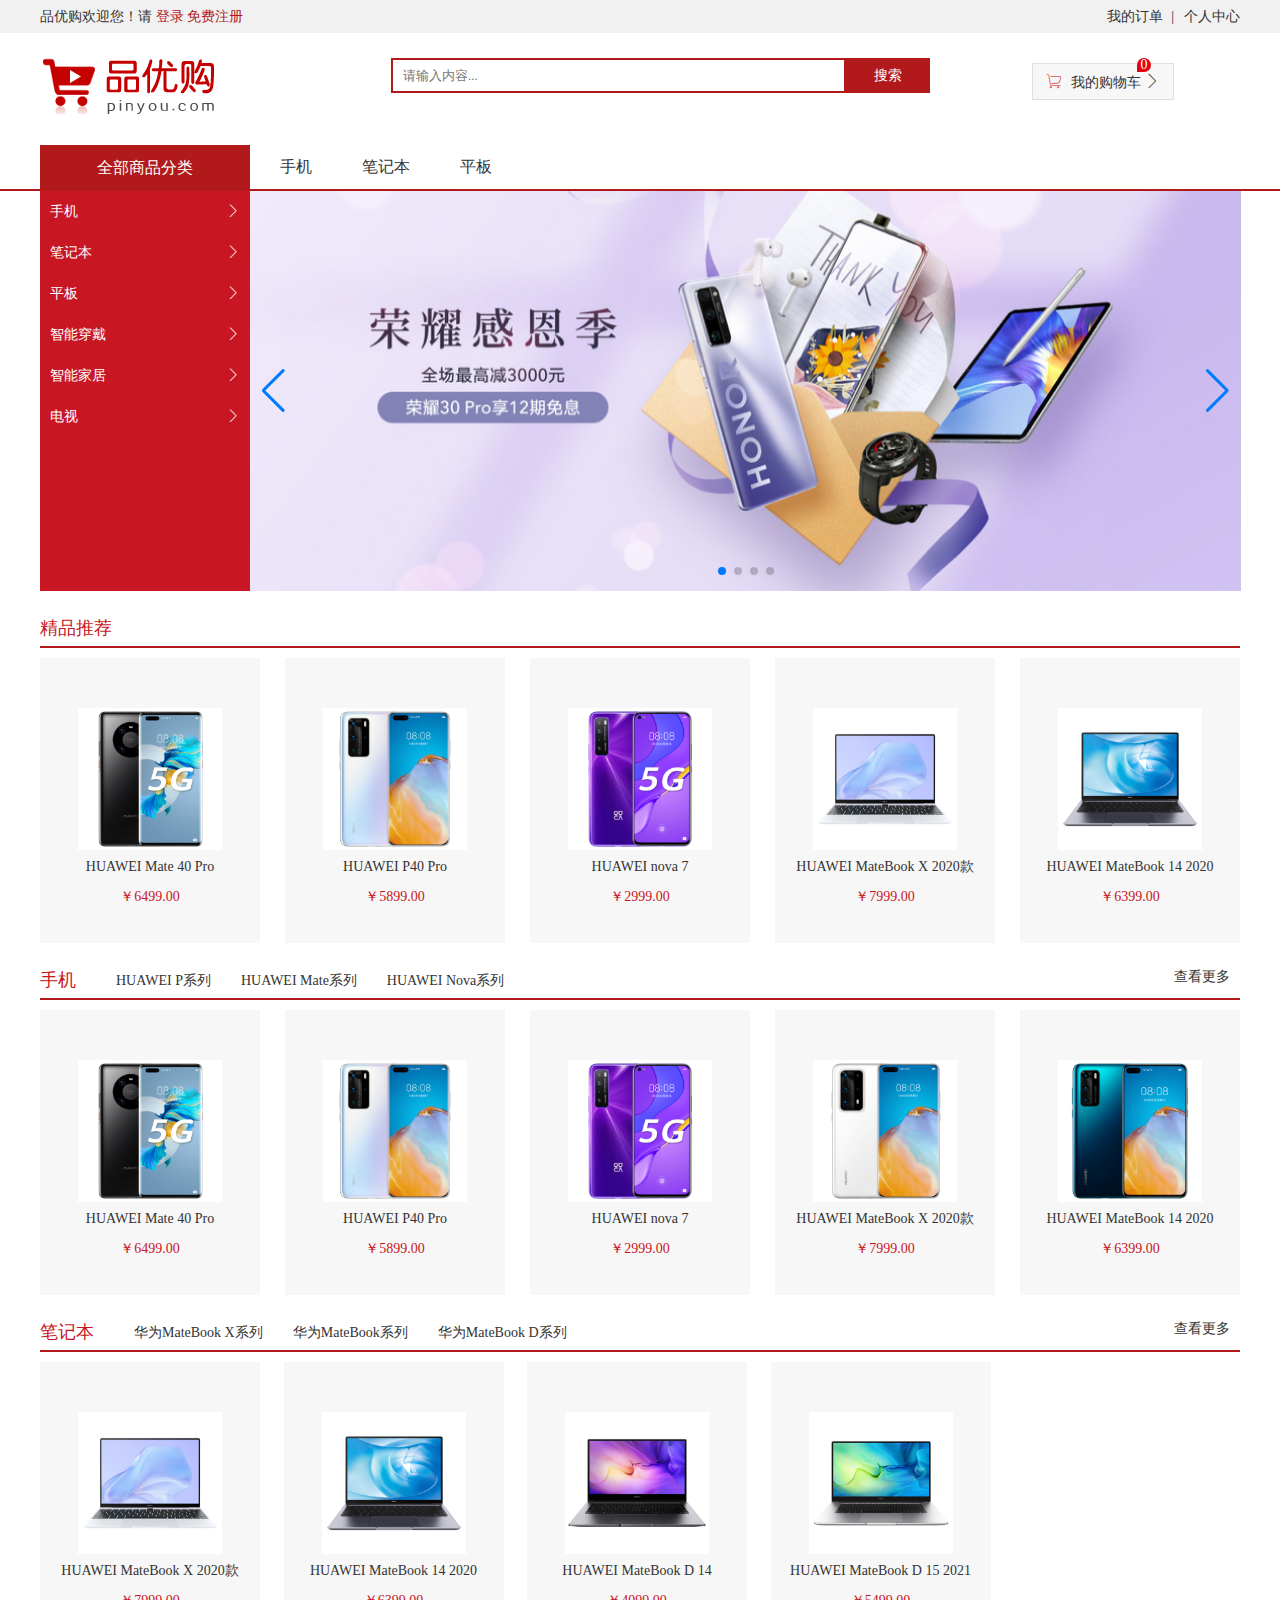
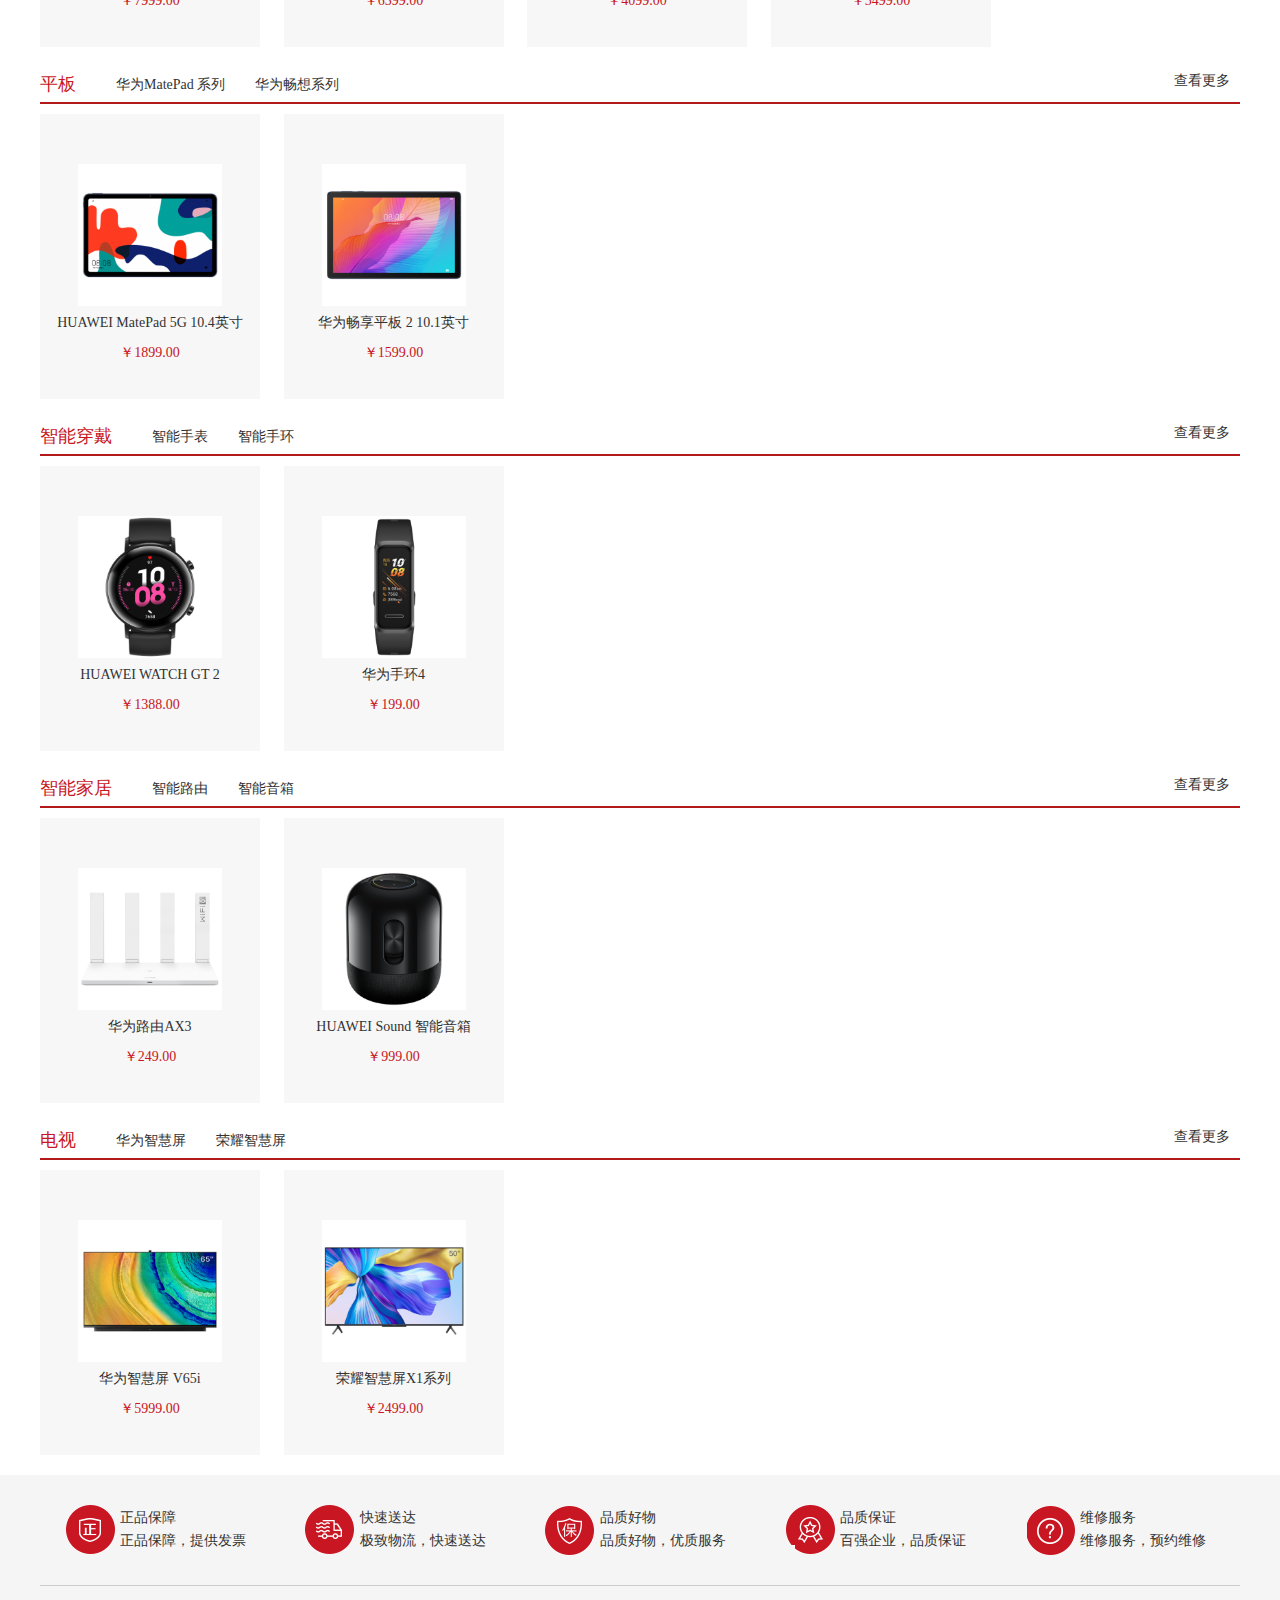
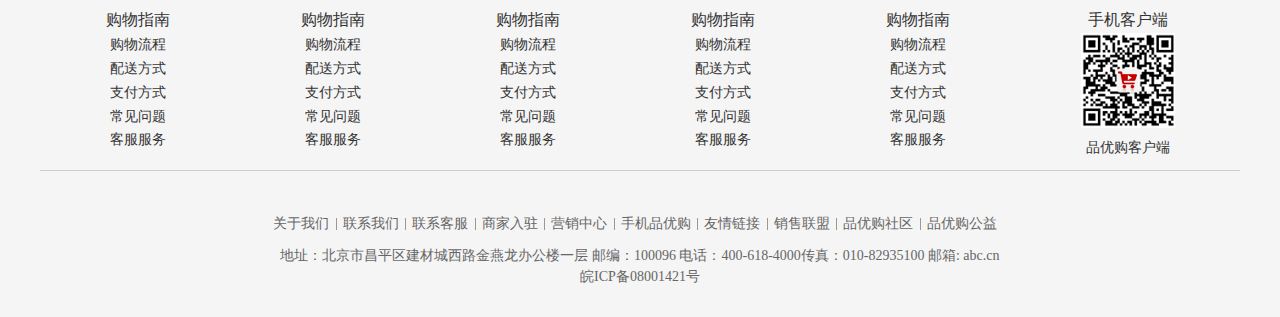
<file: index.html>
<!DOCTYPE html>
<html lang="en">

<head>
  <meta charset="UTF-8">
  <meta name="viewport" content="width=device-width, initial-scale=1.0">
  <meta name="keywords" content="网上购物,网上商城,手机,笔记本,电脑,MP3,CD,VCD,DV,相机,数码,配件,手表,存储卡,品优购">
  <meta name="description" content="品优购-专业的综合网上购物商城">
  <meta http-equiv="X-UA-Compatible" content="IE=edge,chrome=1" />
  <meta name="renderer" content="webkit" />
  <title>品优购-综合网购首选-正品低价、品质保障、配送及时、轻松购物！</title>
  <link rel="shortcut icon" href="./images/favicon.ico" type="image/x-icon">
  <link rel="stylesheet" href="./style/reset.css">
  <link rel="stylesheet" href="./style/common.css">
  <link rel="stylesheet" href="./style/swiper.css">
  <link rel="stylesheet" href="./style/index.css">
  <link rel="stylesheet" href="./style/iconfont.css">
</head>

<body>
  <!-- 头部 -->
  <header>
    <!-- 快捷导航栏 -->
    <div class="shortcut">
      <div class="shortcut-content center">
        <div class="shortcut-left fl">
          <div class="welcome">品优购欢迎您！请
            <a href="./pages/login.html">登录</a>
            <a href="./pages/reqister.html">免费注册</a>
          </div>
        </div>
        <div class="shortcut-right fr">
          <ul>
            <li>
              <a href="./pages/order.html">我的订单</a>
              <span>|</span>
            </li>
            <li>
              <a href="./pages/login.html">个人中心</a>
            </li>
          </ul>
        </div>
      </div>
    </div>
    <!-- Logo区 -->
    <div class="logo-area center">
      <!--  -->
      <h1 class="fl">
        <a href="index.html">
          <img src="./images/logo.png" alt="logo">
        </a>
      </h1>
      <!-- 搜索 -->
      <div class="search fl">
        <input type="text" placeholder="请输入内容...">
        <button>搜索</button>
      </div>
      <!-- 购物车 -->
      <div class="cart fr">
        <a href="./pages/cart.html">
          <i class="iconfont icon-gouwuche"></i>
          我的购物车
          <span>0</span><!-- 徽章 -->
          <i class="iconfont icon-xiangyoujiantou"> </i>
        </a>
        
      </div>
    </div>
    <div class="nav-banner">
      <!-- 主导航栏 -->
      <nav>
        <div class="nav-content center">
          <div class="nav-classic fl">
            <div class="nav-title">全部商品分类</div>
            <ul class="nav-classic-list">
              <li>
                <div class="classic-name">手机<span class="iconfont icon-xiangyoujiantou icon"></span></div>
                <ul class="nav-classic-item">
                  <li>
                    <a href="./pages/series.html">
                      <img src="./images/手机1.png" alt="商品">
                      <span class="goods-name">HUAWEI&nbsp;P系列</span>
                    </a>
                  </li>
                  <li>
                    <a href="./pages/series.html">
                      <img src="./images/手机2.png" alt="商品">
                      <span class="goods-name">HUAWEI&nbsp;Mate系列</span>
                    </a>
                  </li>
                  <li>
                    <a href="./pages/series.html">
                      <img src="./images/手机3.png" alt="商品">
                      <span class="goods-name">HUAWEI&nbsp;Nova系列</span>
                    </a>
                  </li>
                </ul>
              </li>
              <li>
                <div class="classic-name">笔记本<span class="iconfont icon-xiangyoujiantou"></span></div>
                <ul class="nav-classic-item">
                  <li>
                    <a href="./pages/series.html">
                      <img src="./images/笔记本1.png" alt="商品">
                      <span class="goods-name">华为MateBoox&nbsp;X系列</span>
                    </a>
                  </li>
                  <li>
                    <a href="./pages/series.html">
                      <img src="./images/笔记本2.png" alt="商品">
                      <span class="goods-name">华为MateBoox&nbsp;系列</span>
                    </a>
                  </li>
                  <li>
                    <a href="./pages/series.html">
                      <img src="./images/笔记本3.png" alt="商品">
                      <span class="goods-name">华为MateBoox&nbsp;D系列</span>
                    </a>
                  </li>
                </ul>
              </li>
              <li>
                <div class="classic-name">平板<span class="iconfont icon-xiangyoujiantou"></span></div>
                <ul class="nav-classic-item">
                  <li>
                    <a href="./pages/series.html">
                      <img src="./images/平板1.png" alt="商品">
                      <span class="goods-name">华为MatePad&nbsp;系列</span>
                    </a>
                  </li>
                  <li>
                    <a href="./pages/series.html">
                      <img src="./images/平板2.png" alt="商品">
                      <span class="goods-name">华为畅享系列</span>
                    </a>
                  </li>
                </ul>
              </li>
              <li>
                <div class="classic-name">智能穿戴<span class="iconfont icon-xiangyoujiantou"></span></div>
                <ul class="nav-classic-item">
                  <li>
                    <a href="./pages/series.html">
                      <img src="./images/智能穿戴1.png" alt="商品">
                      <span class="goods-name">智能手表</span>
                    </a>
                  </li>
                  <li>
                    <a href="./pages/series.html">
                      <img src="./images/智能穿戴2.png" alt="商品">
                      <span class="goods-name">智能手环</span>
                    </a>
                  </li>
                </ul>
              </li>
              <li>
                <div class="classic-name">智能家居<span class="iconfont icon-xiangyoujiantou"></span></div>
                <ul class="nav-classic-item">
                  <li>
                    <a href="./pages/series.html">
                      <img src="./images/智能家居1.png" alt="商品">
                      <span class="goods-name">智能路由</span>
                    </a>
                  </li>
                  <li>
                    <a href="./pages/series.html">
                      <img src="./images/智能家居2.png" alt="商品">
                      <span class="goods-name">智能音箱</span>
                    </a>
                  </li>
                </ul>
              </li>
              <li>
                <div class="classic-name">电视<span class="iconfont icon-xiangyoujiantou"></span></div>
                <ul class="nav-classic-item">
                  <li>
                    <a href="./pages/series.html">
                      <img src="./images/电视1.png" alt="商品">
                      <span class="goods-name">华为智能屏</span>
                    </a>
                  </li>
                  <li>
                    <a href="./pages/series.html">
                      <img src="./images/电视2.png" alt="商品">
                      <span class="goods-name">荣耀智能屏</span>
                    </a>
                  </li>
                </ul>
              </li>
            </ul>
          </div>
          <ul class="nav-main fl">
            <li>
              <a href="./pages/classify/phone.html">手机</a>
            </li>
            <li>
              <a href="./pages/classify/notebook.html">笔记本</a>
            </li>
            <li>
              <a href="./pages/classify/ipad.html">平板</a>
            </li>
          </ul>
        </div>
      </nav>
      <!-- banner -->
      <div class="banner center">
        <!-- 组图 -->
        <div class="swiper">
          <div class="swiper-wrapper">
            <div class="swiper-slide">
              <a href="#">
                <img src="./images/banner1.jpeg" alt="banner">
              </a>
            </div>
            <div class="swiper-slide">
              <a href="#">
                <img src="./images/banner2.png" alt="banner">
              </a>
            </div>
            <div class="swiper-slide">
              <a href="#">
                <img src="./images/banner3.jpeg" alt="banner">
              </a>
            </div>
            <div class="swiper-slide">
              <a href="#">
                <img src="./images/banner4.jpeg" alt="banner">
              </a>
            </div>

          </div>
          <!-- 分页器（计数器） -->
          <div class="swiper-pagination"></div>
          <!-- 导航按钮（控制器） -->
          <div class="swiper-button-prev"></div>
          <div class="swiper-button-next"></div>
        </div>
      </div>
    </div>
  </header>

  <!-- 主题 -->
  <main>
    <!-- 精品推荐 -->
    <div class="product center">
      <!-- 产品标题 -->
      <div class="product-title">
        <div class="title fl">精品推荐</div>
      </div>
      <!-- 产品清单 -->
      <ul class="product-list">
        <li class="product-item">
          <a href="./pages/details.html">
            <img src="./images/P-手机1.png" alt="商品">
            <div class="pro-name">HUAWEI Mate 40 Pro</div>
            <div class="pro-price">￥6499.00</div>
          </a>
        </li>
        <li class="product-item">
          <a href="./pages/details.html">
            <img src="./images/P-手机2.png" alt="商品">
            <div class="pro-name">HUAWEI P40 Pro</div>
            <div class="pro-price">￥5899.00</div>
          </a>
        </li>
        <li class="product-item">
          <a href="./pages/details.html">
            <img src="./images/P-手机3.png" alt="商品">
            <div class="pro-name">HUAWEI nova 7</div>
            <div class="pro-price">￥2999.00</div>
          </a>
        </li>
        <li class="product-item">
          <a href="./pages/details.html">
            <img src="./images/P-笔记本1.png" alt="商品">
            <div class="pro-name">HUAWEI MateBook X 2020款</div>
            <div class="pro-price">￥7999.00</div>
          </a>
        </li>
        <li class="product-item">
          <a href="./pages/details.html">
            <img src="./images/P-笔记本2.png" alt="商品">
            <div class="pro-name">HUAWEI MateBook 14 2020</div>
            <div class="pro-price">￥6399.00</div>
          </a>
        </li>
      </ul>
    </div>
    <!-- 手机 -->
    <div class="product center">
      <!-- 产品标题 -->
      <div class="product-title">
        <div class="title fl">手机</div>
        <ul class="pro-classic fl">
          <li><a href="./pages/details.html">HUAWEI P系列</a></li>
          <li><a href="./pages/details.html">HUAWEI Mate系列</a></li>
          <li><a href="./pages/details.html">HUAWEI Nova系列</a></li>
        </ul>
        <div class="more fr">
          <a href="#">查看更多</a>
        </div>
      </div>
      <!-- 产品清单 -->
      <ul class="product-list">
        <li class="product-item">
          <a href="./pages/details.html">
            <img src="./images/P-手机1.png" alt="商品">
            <div class="pro-name">HUAWEI Mate 40 Pro</div>
            <div class="pro-price">￥6499.00</div>
          </a>
        </li>
        <li class="product-item">
          <a href="./pages/details.html">
            <img src="./images/P-手机2.png" alt="商品">
            <div class="pro-name">HUAWEI P40 Pro</div>
            <div class="pro-price">￥5899.00</div>
          </a>
        </li>
        <li class="product-item">
          <a href="./pages/details.html">
            <img src="./images/P-手机3.png" alt="商品">
            <div class="pro-name">HUAWEI nova 7</div>
            <div class="pro-price">￥2999.00</div>
          </a>
        </li>
        <li class="product-item">
          <a href="./pages/details.html">
            <img src="./images/P-手机4.png" alt="商品">
            <div class="pro-name">HUAWEI MateBook X 2020款</div>
            <div class="pro-price">￥7999.00</div>
          </a>
        </li>
        <li class="product-item">
          <a href="./pages/details.html">
            <img src="./images/P-手机5.png" alt="商品">
            <div class="pro-name">HUAWEI MateBook 14 2020</div>
            <div class="pro-price">￥6399.00</div>
          </a>
        </li>
      </ul>
    </div>
    <!-- 笔记本 -->
    <div class="product center">
      <!-- 产品标题 -->
      <div class="product-title">
        <div class="title fl">笔记本</div>
        <ul class="pro-classic fl">
          <li><a href="./pages/details.html">华为MateBook X系列</a></li>
          <li><a href="./pages/details.html">华为MateBook系列</a></li>
          <li><a href="./pages/details.html">华为MateBook D系列</a></li>
        </ul>
        <div class="more fr">
          <a href="#">查看更多</a>
        </div>
      </div>
      <!-- 产品清单 -->
      <ul class="product-list1">
        <li class="product-item">
          <a href="./pages/details.html">
            <img src="./images/P-笔记本1.png" alt="商品">
            <div class="pro-name">HUAWEI MateBook X 2020款</div>
            <div class="pro-price">￥7999.00</div>
          </a>
        </li>
        <li class="product-item">
          <a href="./pages/details.html">
            <img src="./images/P-笔记本2.png" alt="商品">
            <div class="pro-name">HUAWEI MateBook 14 2020</div>
            <div class="pro-price">￥6399.00</div>
          </a>
        </li>
        <li class="product-item">
          <a href="./pages/details.html">
            <img src="./images/P-笔记本3.png" alt="商品">
            <div class="pro-name">HUAWEI MateBook D 14</div>
            <div class="pro-price">￥4099.00</div>
          </a>
        </li>
        <li class="product-item">
          <a href="./pages/details.html">
            <img src="./images/P-笔记本4.png" alt="商品">
            <div class="pro-name">HUAWEI MateBook D 15 2021</div>
            <div class="pro-price">￥5499.00</div>
          </a>
        </li>
      </ul>
    </div>
    <!-- 平板 -->
    <div class="product center">
      <!-- 产品标题 -->
      <div class="product-title">
        <div class="title fl">平板</div>
        <ul class="pro-classic fl">
          <li><a href="./pages/details.html">华为MatePad 系列</a></li>
          <li><a href="./pages/details.html">华为畅想系列</a></li>
        </ul>
        <div class="more fr">
          <a href="#">查看更多</a>
        </div>
      </div>
      <!-- 产品清单 -->
      <ul class="product-list1">
        <li class="product-item">
          <a href="./pages/details.html">
            <img src="./images/P-平板1.png" alt="商品">
            <div class="pro-name">HUAWEI MatePad 5G 10.4英寸</div>
            <div class="pro-price">￥1899.00</div>
          </a>
        </li>
        <li class="product-item">
          <a href="./pages/details.html">
            <img src="./images/P-平板2.png" alt="商品">
            <div class="pro-name">华为畅享平板 2 10.1英寸</div>
            <div class="pro-price">￥1599.00</div>
          </a>
        </li>
      </ul>
    </div>
    <!-- 智能穿戴 -->
    <div class="product center">
      <!-- 产品标题 -->
      <div class="product-title">
        <div class="title fl">智能穿戴</div>
        <ul class="pro-classic fl">
          <li><a href="./pages/details.html">智能手表</a></li>
          <li><a href="./pages/details.html">智能手环</a></li>
        </ul>
        <div class="more fr">
          <a href="#">查看更多</a>
        </div>
      </div>
      <!-- 产品清单 -->
      <ul class="product-list1">
        <li class="product-item">
          <a href="./pages/details.html">
            <img src="./images/P-智能穿戴1.png" alt="商品">
            <div class="pro-name">HUAWEI WATCH GT 2</div>
            <div class="pro-price">￥1388.00</div>
          </a>
        </li>
        <li class="product-item">
          <a href="./pages/details.html">
            <img src="./images/P-智能穿戴2.png" alt="商品">
            <div class="pro-name">华为手环4</div>
            <div class="pro-price">￥199.00</div>
          </a>
        </li>
      </ul>
    </div>
    <!-- 智能家居 -->
    <div class="product center">
      <!-- 产品标题 -->
      <div class="product-title">
        <div class="title fl">智能家居</div>
        <ul class="pro-classic fl">
          <li><a href="./pages/details.html">智能路由</a></li>
          <li><a href="./pages/details.html">智能音箱</a></li>
        </ul>
        <div class="more fr">
          <a href="#">查看更多</a>
        </div>
      </div>
      <!-- 产品清单 -->
      <ul class="product-list1">
        <li class="product-item">
          <a href="./pages/details.html">
            <img src="./images/P-智能家居1.png" alt="商品">
            <div class="pro-name">华为路由AX3</div>
            <div class="pro-price">￥249.00</div>
          </a>
        </li>
        <li class="product-item">
          <a href="./pages/details.html">
            <img src="./images/P-智能家居2.png" alt="商品">
            <div class="pro-name">HUAWEI Sound 智能音箱</div>
            <div class="pro-price">￥999.00</div>
          </a>
        </li>
      </ul>
    </div>
    <!-- 电视 -->
    <div class="product center">
      <!-- 产品标题 -->
      <div class="product-title">
        <div class="title fl">电视</div>
        <ul class="pro-classic fl">
          <li><a href="#">华为智慧屏</a></li>
          <li><a href="#">荣耀智慧屏</a></li>
        </ul>
        <div class="more fr">
          <a href="#">查看更多</a>
        </div>
      </div>
      <!-- 产品清单 -->
      <ul class="product-list1">
        <li class="product-item">
          <a href="./pages/details.html">
            <img src="./images/P-电视1.png" alt="商品">
            <div class="pro-name">华为智慧屏 V65i</div>
            <div class="pro-price">￥5999.00</div>
          </a>
        </li>
        <li class="product-item">
          <a href="./pages/details.html">
            <img src="./images/P-电视2.png" alt="商品">
            <div class="pro-name">荣耀智慧屏X1系列</div>
            <div class="pro-price">￥2499.00</div>
          </a>
        </li>
      </ul>
    </div>
  </main>
  <!-- 尾部 -->
  <footer>
    <div class="footer center">
      <!-- 提供服务 -->
      <ul class="service center">
        <li>
          <div class="service-img"></div>
          <div class="service-title">正品保障</div>
          <div class="service-content">正品保障，提供发票</div>
        </li>
        <li>
          <div class="service-img"></div>
          <div class="service-title">快速送达</div>
          <div class="service-content">极致物流，快速送达</div>
        </li>
        <li>
          <div class="service-img"></div>
          <div class="service-title">品质好物</div>
          <div class="service-content">品质好物，优质服务</div>
        </li>
        <li>
          <div class="service-img"></div>
          <div class="service-title">品质保证</div>
          <div class="service-content">百强企业，品质保证</div>
        </li>
        <li>
          <div class="service-img"></div>
          <div class="service-title">维修服务</div>
          <div class="service-content">维修服务，预约维修</div>
        </li>
      </ul>
      <!-- 指南 -->
      <div class="help center">
        <dl>
          <dt>购物指南</dt>
          <dd><a href="#">购物流程</a></dd>
          <dd><a href="#">配送方式</a></dd>
          <dd><a href="#">支付方式</a></dd>
          <dd><a href="#">常见问题</a></dd>
          <dd><a href="#">客服服务</a></dd>
        </dl>
        <dl>
          <dt>购物指南</dt>
          <dd><a href="#">购物流程</a></dd>
          <dd><a href="#">配送方式</a></dd>
          <dd><a href="#">支付方式</a></dd>
          <dd><a href="#">常见问题</a></dd>
          <dd><a href="#">客服服务</a></dd>
        </dl>
        <dl>
          <dt>购物指南</dt>
          <dd><a href="#">购物流程</a></dd>
          <dd><a href="#">配送方式</a></dd>
          <dd><a href="#">支付方式</a></dd>
          <dd><a href="#">常见问题</a></dd>
          <dd><a href="#">客服服务</a></dd>
        </dl>
        <dl>
          <dt>购物指南</dt>
          <dd><a href="#">购物流程</a></dd>
          <dd><a href="#">配送方式</a></dd>
          <dd><a href="#">支付方式</a></dd>
          <dd><a href="#">常见问题</a></dd>
          <dd><a href="#">客服服务</a></dd>
        </dl>
        <dl>
          <dt>购物指南</dt>
          <dd><a href="#">购物流程</a></dd>
          <dd><a href="#">配送方式</a></dd>
          <dd><a href="#">支付方式</a></dd>
          <dd><a href="#">常见问题</a></dd>
          <dd><a href="#">客服服务</a></dd>
        </dl>
        <dl id="Client">
          <dt>手机客户端</dt>
          <dd>
            <img src="./images/二维码.png" alt="">
          </dd>
          <dd>品优购客户端</dd>
        </dl>
      </div>
      <!-- 外部链接+公司相关信息 -->
      <div class="link-copyright">
        <ul class="link">
          <li><a href="#">关于我们</a></li>
          <li><a href="#">联系我们</a></li>
          <li><a href="#">联系客服</a></li>
          <li><a href="#">商家入驻</a></li>
          <li><a href="#">营销中心</a></li>
          <li><a href="#">手机品优购</a></li>
          <li><a href="#">友情链接</a></li>
          <li><a href="#">销售联盟</a></li>
          <li><a href="#">品优购社区</a></li>
          <li><a href="#">品优购公益</a></li>
        </ul>
        <p>
          地址：北京市昌平区建材城西路金燕龙办公楼一层 邮编：100096 电话：400-618-4000传真：010-82935100 邮箱: abc.cn<br />皖ICP备08001421号
        </p>
      </div>
    </div>
  </footer>
  <!-- 侧边栏 -->
  <aside>
    <ul>
      <li><a href="javascript:void(0);">手机</a></li>
      <li><a href="javascript:void(0);">笔记本</a></li>
      <li><a href="javascript:void(0);">平板</a></li>
      <li><a href="javascript:void(0);">智能穿戴</a></li>
      <li><a href="javascript:void(0);">智能家居</a></li>
      <li><a href="javascript:void(0);">电视</a></li>
    </ul>
    <div class="to-top">
      <!-- javascript:void(0)：去掉a标签跳转的默认行为 -->
      <a href="javascript:void(0)">回到顶部</a>
    </div>
  </aside>
</body>
<script src="./javascript/swiper.js"></script>
<script src="./javascript/jquery.js"></script>
<script>
  //轮播图   
  var mySwiper = new Swiper('.swiper', {
    loop: true, // 循环模式选项
    autoplay: true,//自动播放
    effect: 'slide',
    // 分页器
    pagination: {
      el: '.swiper-pagination',
    },

    // 前进后退按钮
    navigation: {
      nextEl: '.swiper-button-next',
      prevEl: '.swiper-button-prev',
    },

  })
  //侧边栏    
  changeStyle();
  $(window).scroll(function () {  //  当窗口滚动条滚动时触发scroll
    changeStyle();
  })
  //  抽离公共代码，形成函数，方便多次调用
  function changeStyle() {
    //获取滚动条的位置
    let pos = Math.floor($(this).scrollTop());  //  $(this)表示当前对象window，scrollTop()获取当前滚动条离顶端的距离，Math.floor()向下取整，let用于定义变量
    console.log(pos);
    //  如果滚动条在600以上，则显示侧边栏，否则隐藏
    if (pos >= 600) {
      $('aside').css('display', 'block');
    } else {
      $('aside').css('display', 'none');
    }
    //  根据滚动条位置设置侧边栏样式
    if (pos >= 600 && pos < 1300) { //  如果滚动条在[500,1300)区间，则调用函数changePos()
      changePos(0);
    } else if (pos >= 1300 && pos < 1650) {
      changePos(1);
    } else if (pos >= 1650 && pos < 2000) {
      changePos(2);
    } else if (pos >= 2000 && pos < 2350) {
      changePos(3);
    } else if (pos >= 2350 && pos < 2700) {
      changePos(4);
    } else if (pos >= 2700) {
      changePos(5);
    }
  }
  //  函数封装
  function changePos(idx) {
    $('aside li').removeClass('active');  //移除aside下所有li标签中的active类
    $('aside li').eq(idx).addClass('active'); //  为aside下指定li标签添加active类
  }
  //回到顶端
  $('.to-top').click(function () {  //  当单机class为to-top的标签时，将执行回调函数
    //$(window).scrollTop(0); //  设置滚动条到窗口顶部
    scrollLi(0)
  })
  //  单击li标签，滚动到指定位置
  $('aside li').eq(0).click(function () {
    scrollLi(960)
  })
  $('aside li').eq(1).click(function () {
    scrollLi(1310)
  })
  $('aside li').eq(2).click(function () {
    scrollLi(1660)
  })
  $('aside li').eq(3).click(function () {
    scrollLi(2010)
  })
  $('aside li').eq(4).click(function () {
    scrollLi(2360)
  })
  $('aside li').eq(5).click(function () {
    scrollLi(2710)
  })
  //  函数封装
  function scrollLi(pos) {
    $(window.opear ? 'html' : 'html,body').animate({  //  为所有浏览器添加动画
      scrollTop: pos  //  滚动条滚动到顶部
    }, 1000)  //  滚动条滚动的时间，默认单位为ms
  }
</script>

</html>
</file>
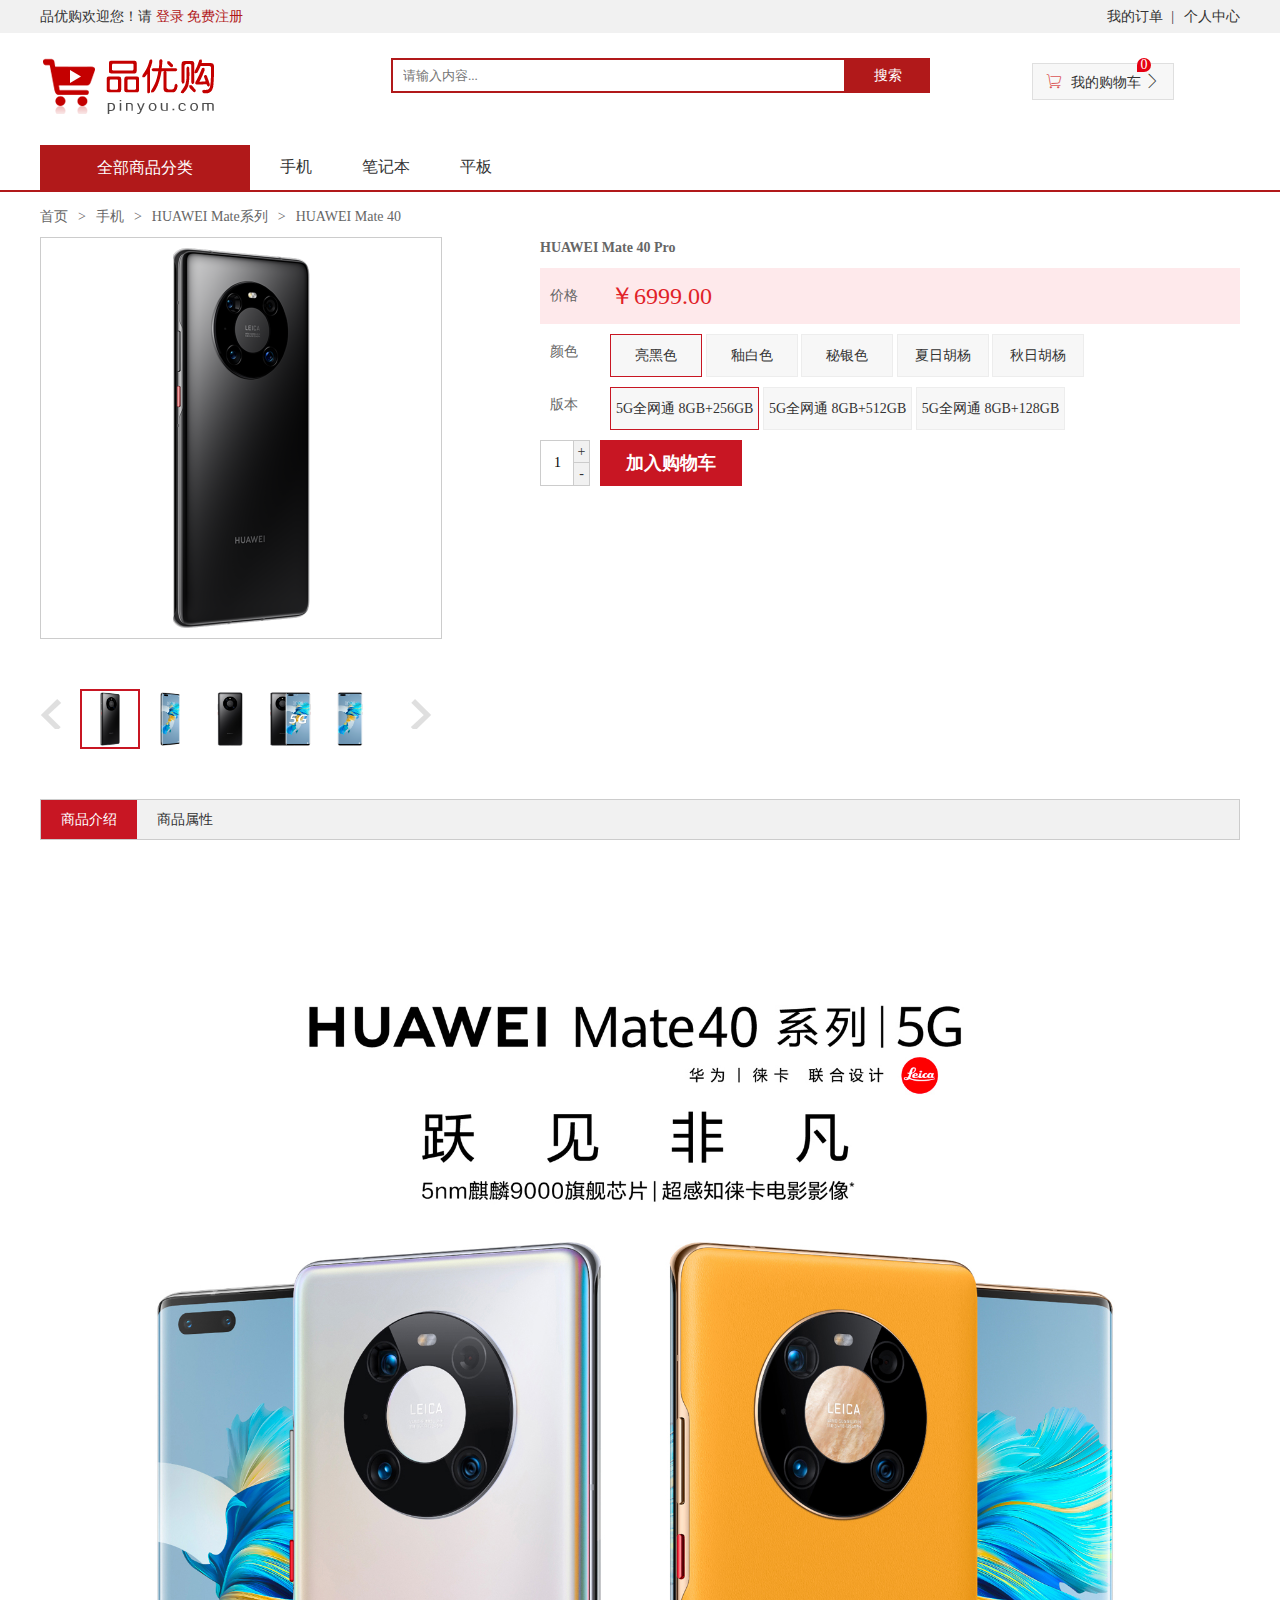
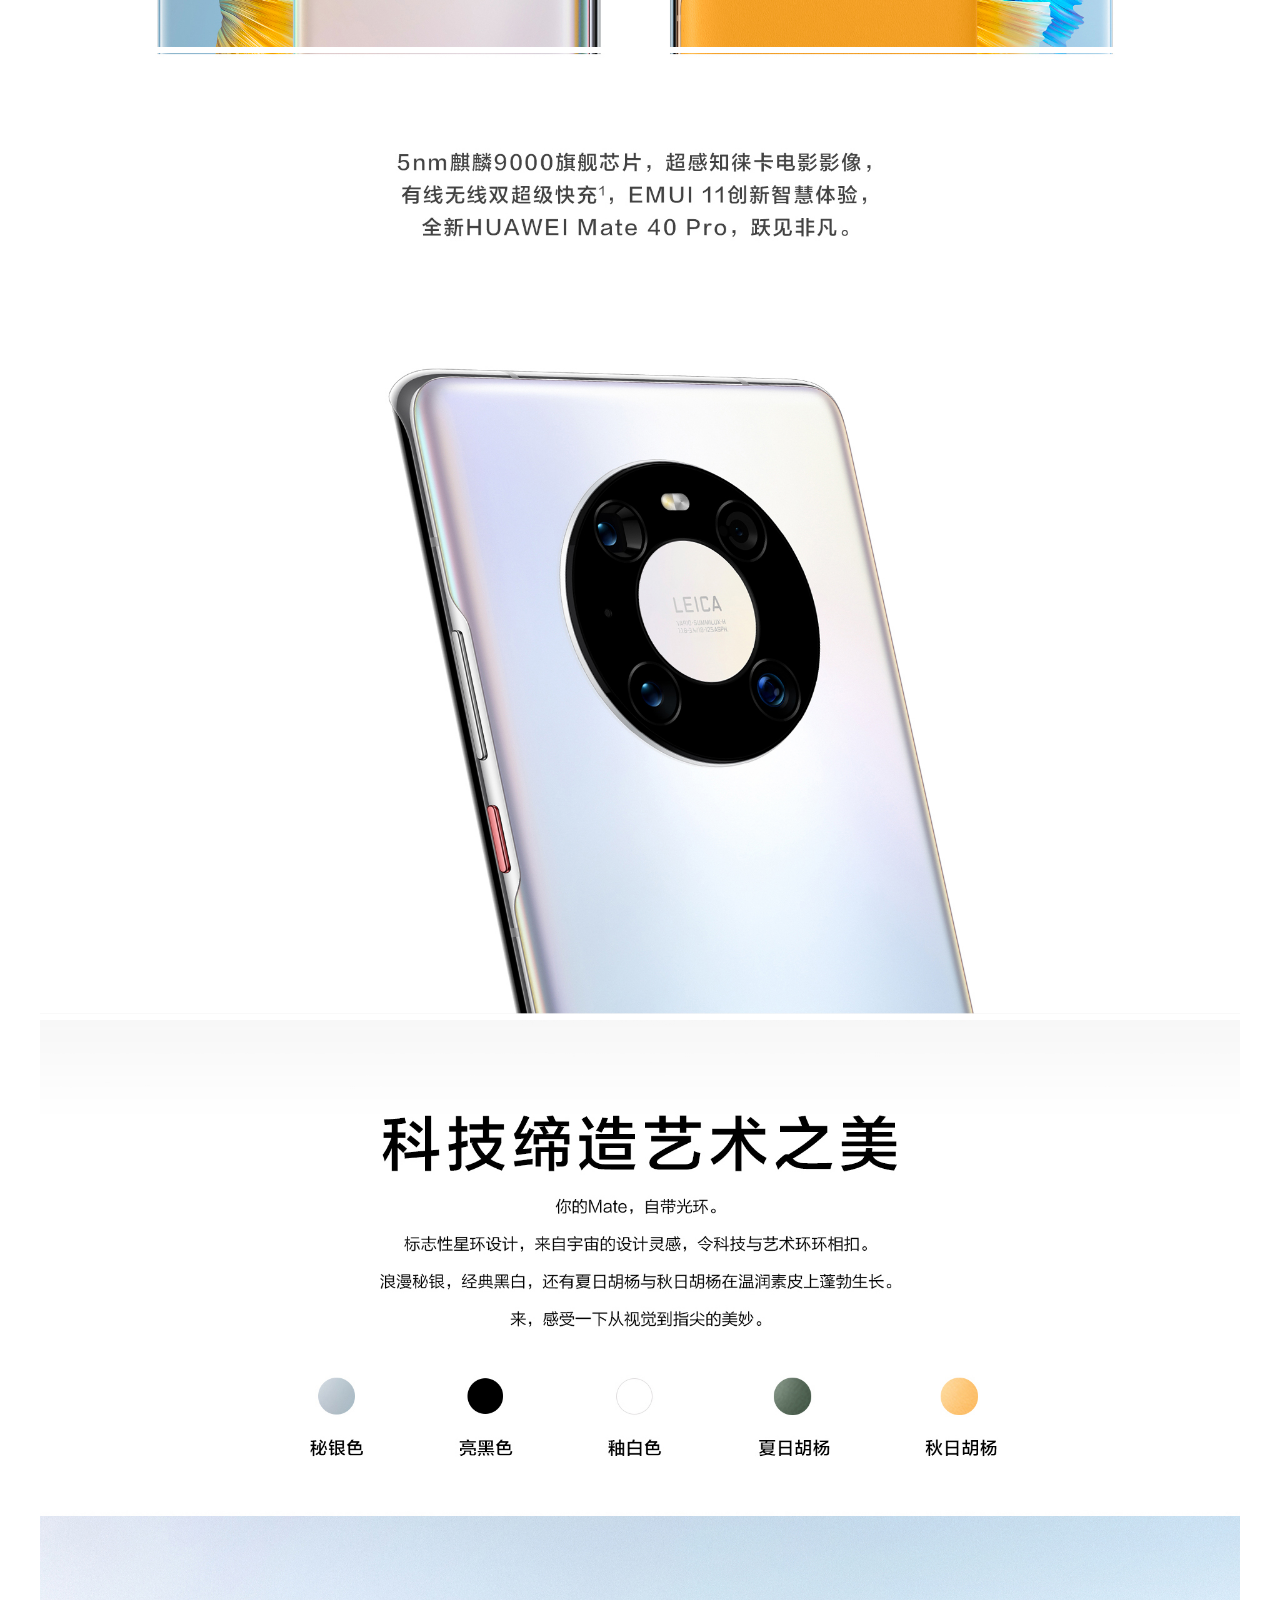
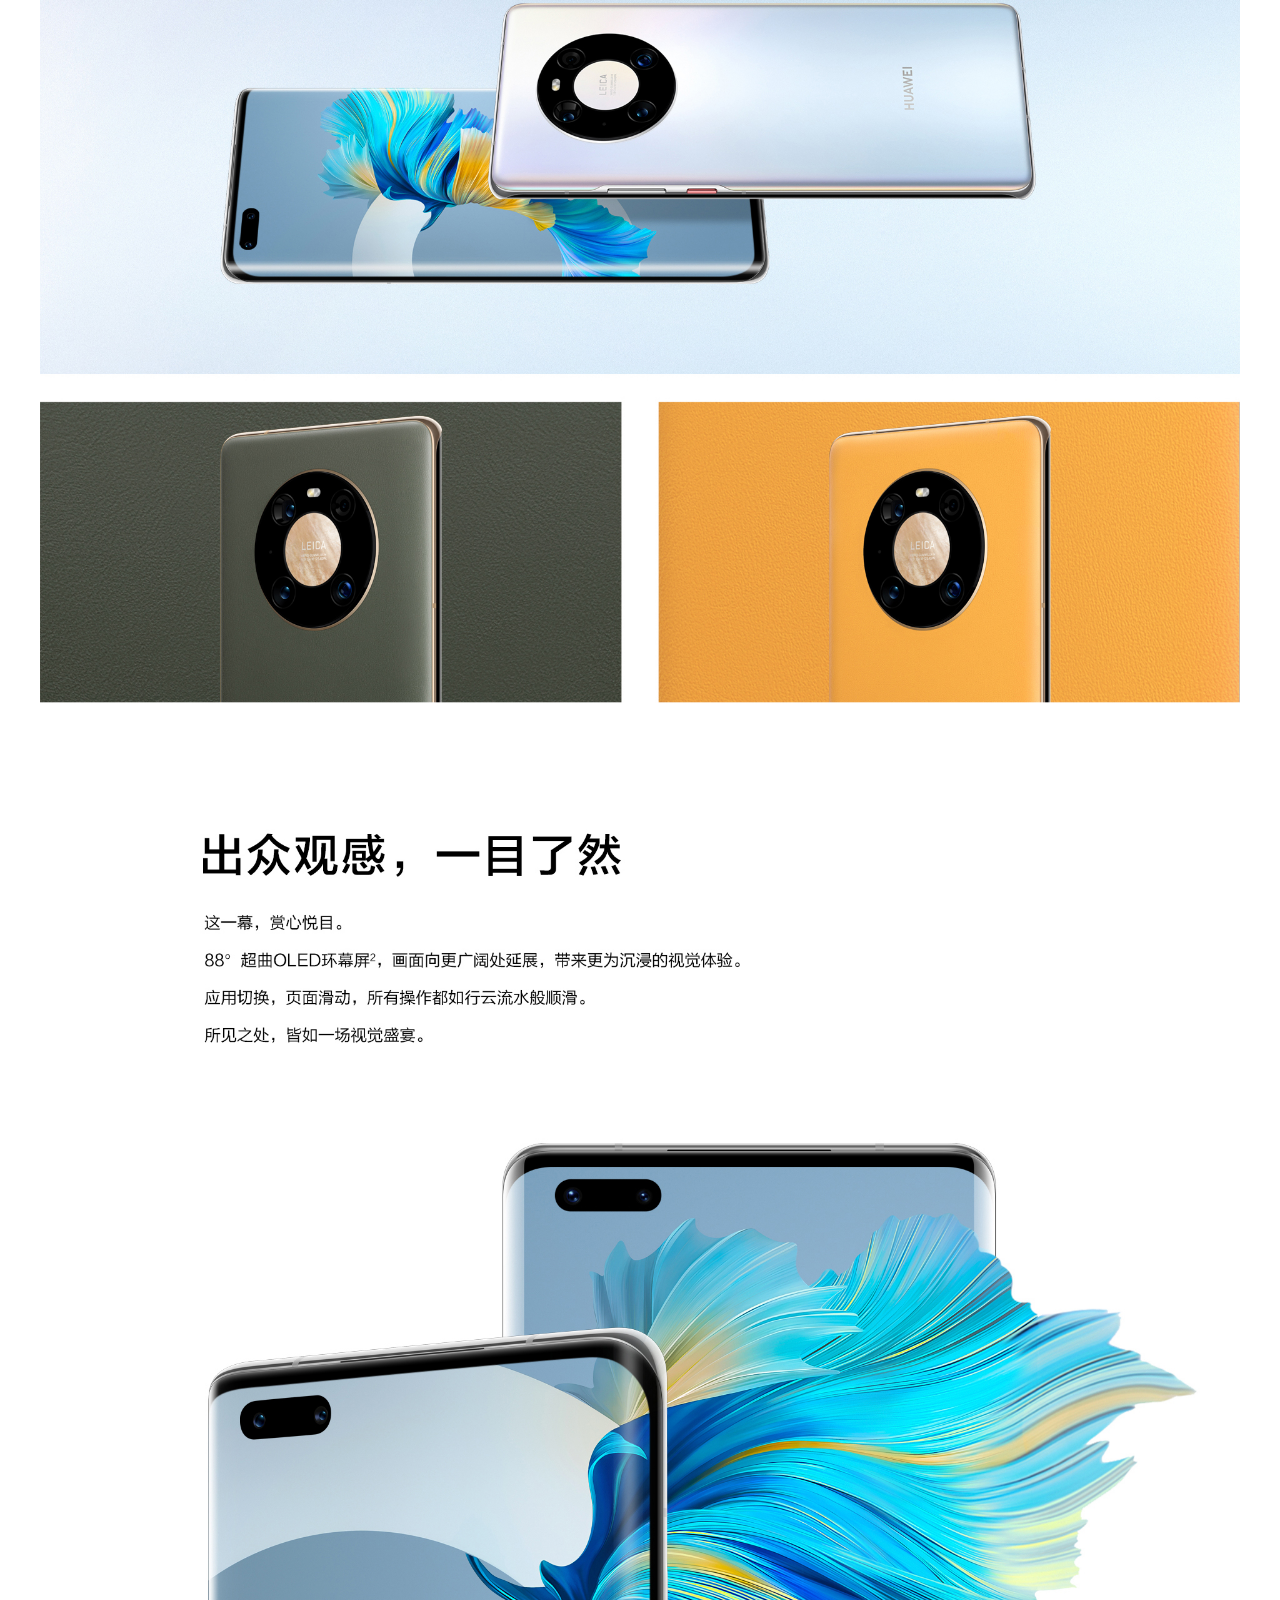
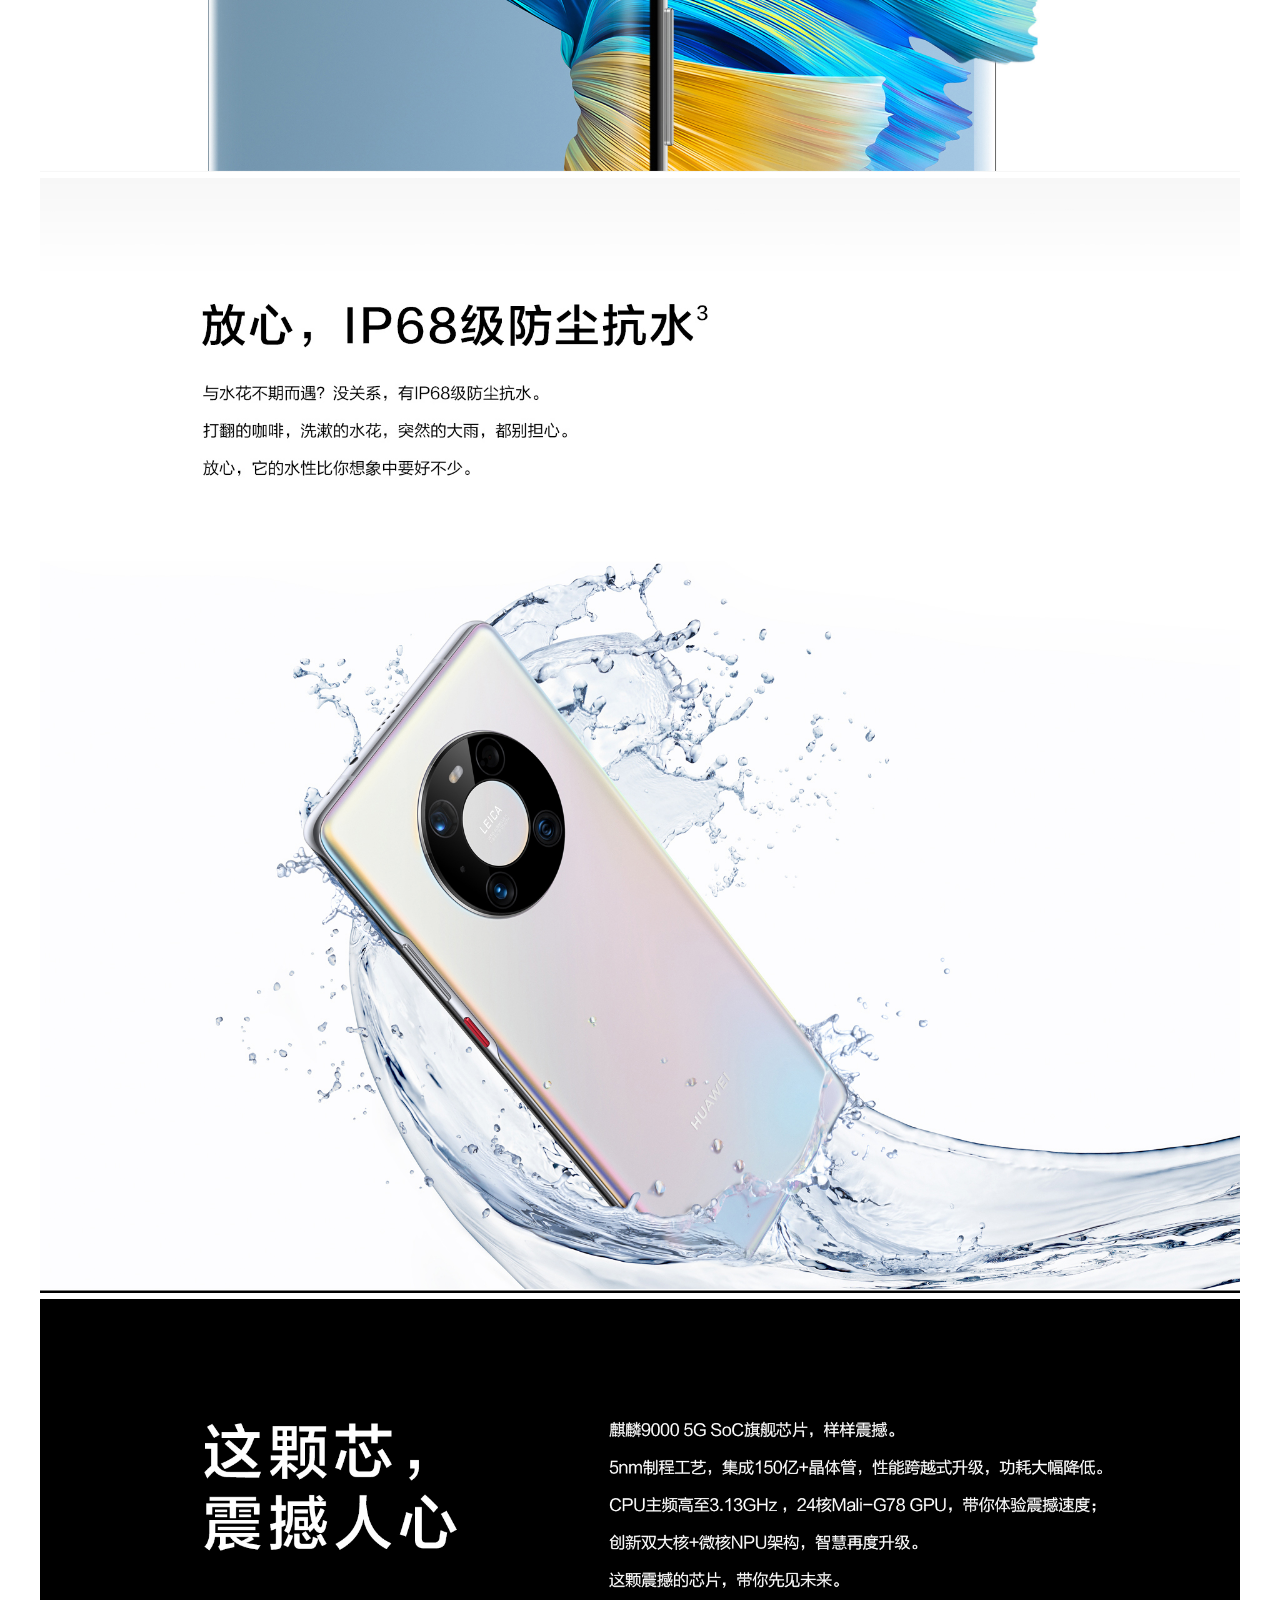
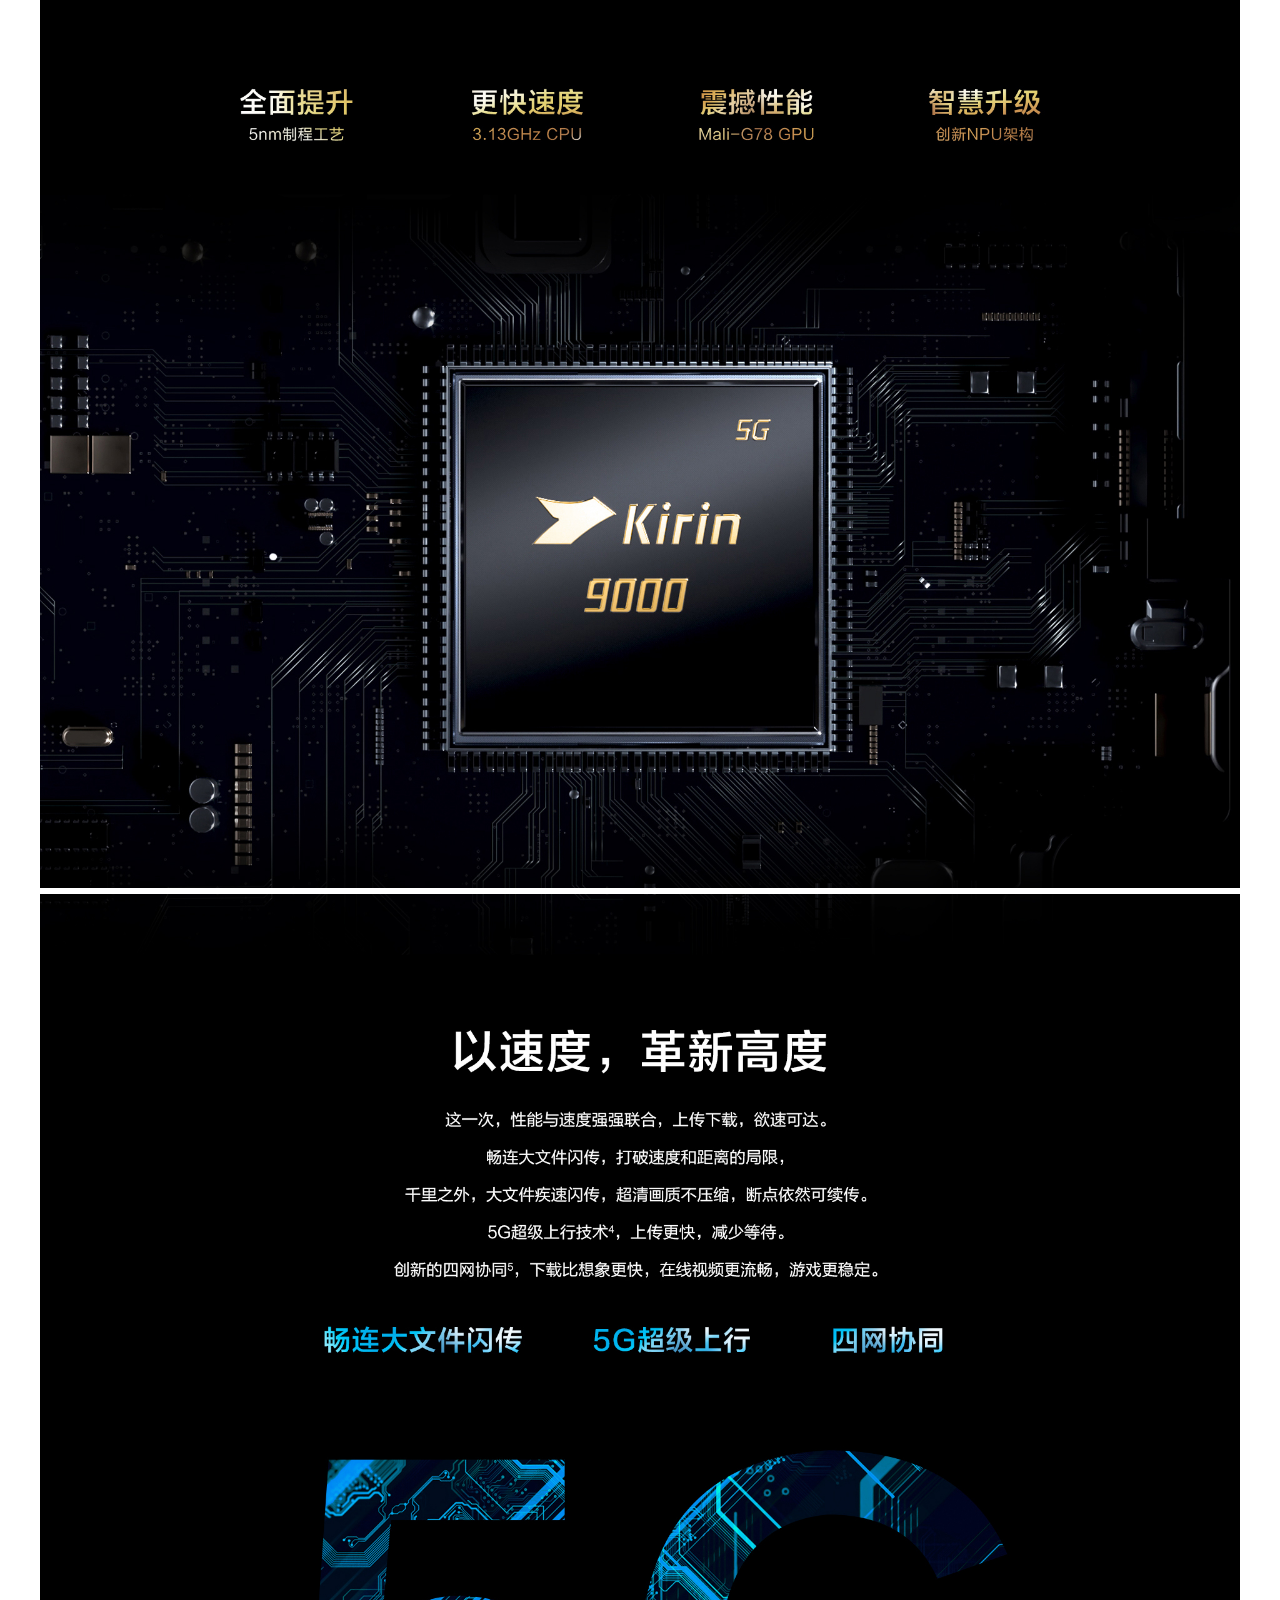
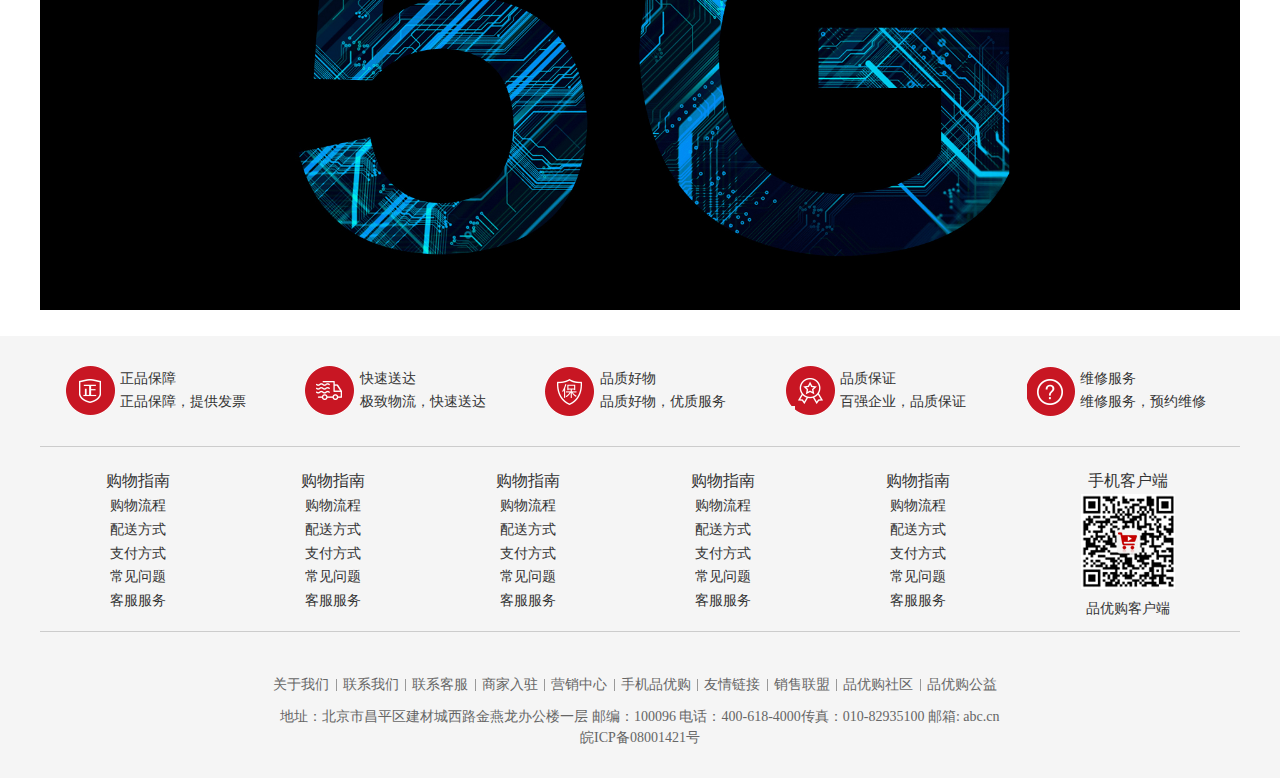
<file: pages/details.html>
<!DOCTYPE html>
<html lang="en">

<head>
  <meta charset="UTF-8">
  <meta name="viewport" content="width=device-width, initial-scale=1.0">
  <meta name="keywords" content="网上购物,网上商城,手机,笔记本,电脑,MP3,CD,VCD,DV,相机,数码,配件,手表,存储卡,品优购">
  <meta name="description" content="品优购-专业的综合网上购物商城">
  <meta http-equiv="X-UA-Compatible" content="IE=edge,chrome=1" />
  <meta name="renderer" content="webkit" />
  <title>品优购-综合网购首选-正品低价、品质保障、配送及时、轻松购物！</title>
  <link rel="shortcut icon" href="./../images/favicon.ico" type="image/x-icon">
  <link rel="stylesheet" href="./../style/reset.css">
  <link rel="stylesheet" href="./../style/common.css">
  <link rel="stylesheet" href="./../style/iconfont.css">
  <link rel="stylesheet" href="./../style/public/header.css">
  <link rel="stylesheet" href="./../style/public/footer.css">
  <link rel="stylesheet" href="./../style/details.css">
</head>

<body>
  <script src="../javascript/header.js"></script>
  <main class="center">
    <!-- 面包屑导航 -->
    <div class="shop-title">
      <ul>
        <li><a href="">首页<span>&gt;</span></a></li>
        <li><a href="">手机<span>&gt;</span></a></li>
        <li>HUAWEI Mate系列<span>&gt;</span></li>
        <li>HUAWEI Mate 40</li>
      </ul>
    </div>
    <!-- 商品信息 -->
    <div class="pro-info center">
      <!-- 图片 -->
      <div class="pic fl">
        <div class="pro-info-img">
          <img src="../images/详情页/mate40_1.png" alt="展示图">
        </div>
        <div class="pro-info-list">
          <a href="javascript:;" class="list-prov"></a>
          <div class="list-item">
            <ul class="list">
              <li><img class="current" src="../images/详情页/mate40_1_800.png" alt=""></li>
              <li><img src="../images/详情页/mate40_2_800.png" alt=""></li>
              <li><img src="../images/详情页/mate40_3_800.png" alt=""></li>
              <li><img src="../images/详情页/mate40_4_800.png" alt=""></li>
              <li><img src="../images/详情页/mate40_5_800.png" alt=""></li>
            </ul>
          </div>
          <a href="javascript:;" class="list-next"></a>
        </div>
      </div>
      <!-- 详情 -->
      <div class="part fr">
        <h5>HUAWEI Mate 40 Pro</h5>
        <div class="summary">
          <div class="part-mary">
            <dl>
              <dt>价格</dt>
              <dd>
                <i class="price">￥6999.00</i>
              </dd>
            </dl>
          </div>
          <div class="spec">
            <div class="spec1">
              <dl>
                <dt>颜色</dt>
                <dd>
                  <a class="current" value_id="77" href="javascript:;">亮黑色</a>
                  <a value_id="78" href="javascript:;">釉白色</a>
                  <a value_id="79" href="javascript:;">秘银色</a>
                  <a value_id="80" href="javascript:;">夏日胡杨</a>
                  <a value_id="81" href="javascript:;">秋日胡杨</a>
                </dd>
              </dl>
            </div>
          </div>
          <div class="spec">
            <div class="spec2">
              <dl>
                <dt>版本</dt>
                <dd>
                  <a class="current" value_id="82" href="javascript:;">5G全网通 8GB+256GB</a>
                  <a value_id="83" href="javascript:;">5G全网通 8GB+512GB</a>
                  <a value_id="84" href="javascript:;">5G全网通 8GB+128GB</a>
                </dd>
              </dl>
            </div>
          </div>
        </div>
        <div class="part-ord">
          <div class="part-inp">
            <input type="text" value="1" id="number">
            <a href="javascript:;" class="add-text">+</a>
            <a href="javascript:;" class="low-text">-</a>
          </div>
          <a href="javascript:;" class="part-sub">加入购物车</a>
        </div>
      </div>
    </div>

    <!-- 商品简介和属性 -->
    <div class="intro-attr">
      <ul class="intro-attr-tab">
        <li class="current">商品介绍</li>
        <li class="">商品属性</li>
      </ul>
      <div class="pro-intro">
        <img src="../images/详情页/介绍1.jpg" alt="">
        <img src="../images/详情页/介绍2.jpg" alt="">
        <img src="../images/详情页/介绍3.jpg" alt="">
        <img src="../images/详情页/介绍4.jpg" alt="">
        <img src="../images/详情页/介绍5.jpg" alt="">
        <img src="../images/详情页/介绍6.jpg" alt="">
        <img src="../images/详情页/介绍7.jpg" alt="">
      </div>
      <div class="pro-attr" style="display: none;">
        <ul>
          <li>版本类型: 中国大陆</li>
          <li>操作系统: EMUI 11.0</li>
        </ul>
      </div>
    </div>
  </main>
  <script src="../javascript/footer.js"></script>
  <script src="../javascript/jquery.js"></script>
  <script>
    // 展示图选择
    var list = document.querySelector('.list'),
      imgs = list.querySelectorAll('img'),
      img = document.querySelector('.pro-info-img img'),
      detail = document.querySelector('.pro-info-img'),
      pic = document.querySelector('.pic .pro-info-img');
    list.addEventListener('mousemove', function (e) {
      if (e.target.tagName == 'IMG') {
        img.src = e.target.src;
        detail.style.backgroundImage = 'url(' + e.target.src + ')'
        imgs.forEach(function (item) {
          item.className = '';
        })
        e.target.className = 'current'
      }
    })
    // 放大镜
    pic.addEventListener('mousemove', function (e) {
      var x = e.clientX,
        y = e.clientY,
        cx = pic.getBoundingClientRect().left,
        cy = pic.getBoundingClientRect().top;
      tx = x - cx;
      ty = y - cy;
      detail.style.backgroundPosition = tx / 400 * 100 + '% ' + ty / 400 * 100 + '%';
    })

    //图片预览小图移动效果,页面加载时触发
    var tempLength = 0, //临时变量,当前移动的长度
      viewNum = 4, //设置每次显示图片的个数量
      moveNum = 2, //每次移动的数量
      moveTime = 300, //移动速度,毫秒
      scrollDiv = $(".pro-info-list .list-item ul"), //进行移动画的容器
      scrollItems = $(".pro-info-list .list-item ul img"), //动容器里的集合
      moveLength = scrollItems.eq(0).width() * moveNum, //计算次移动的长度
      countLength = (scrollItems.length - viewNum) * scrollItems.eq(0).width(); //计算总长度,总个数*单个长度

    //下一张
    $(".pro-info-list .list-next").on("click", function () {
      if (tempLength < countLength) {
        if ((countLength - tempLength) > moveLength) {
          scrollDiv.animate({ left: "-=" + moveLength + "px" }, moveTime);
          tempLength += moveLength;
        } else {
          scrollDiv.animate({ left: "-=" + (countLength - tempLength) + "px" }, moveTime);
          tempLength += (countLength - tempLength);
        }
      }
    });
    //上一张
    $(".pro-info-list .list-prov").on("click", function () {
      if (tempLength > 0) {
        if (tempLength > moveLength) {
          scrollDiv.animate({ left: "+=" + moveLength + "px" }, moveTime);
          tempLength -= moveLength;
        } else {
          scrollDiv.animate({ left: "+=" + tempLength + "px" }, moveTime);
          tempLength = 0;
        }
      }
    });

    // 价格修改
    // 规格值ids 到 规格商品id的映射关系
    var valueIdsMap = { "77_82": { "id": 47, "price": "6999.00" }, "77_83": { "id": 48, "price": "7999.00" }, "77_84": { "id": 49, "price": "6499.00" }, "78_82": { "id": 50, "price": "6999.00" }, "78_83": { "id": 51, "price": "7999.00" }, "78_84": { "id": 52, "price": "6499.00" }, "79_82": { "id": 53, "price": "6999.00" }, "79_83": { "id": 54, "price": "7999.00" }, "79_84": { "id": 55, "price": "6499.00" }, "80_82": { "id": 56, "price": "6999.00" }, "80_83": { "id": 57, "price": "7999.00" }, "80_84": { "id": 58, "price": "6499.00" }, "81_82": { "id": 59, "price": "6999.00" }, "81_83": { "id": 60, "price": "7999.00" }, "81_84": { "id": 61, "price": "6499.00" } };
    // 规格值选中效果
    $('.spec').find('a').click(function () {
      // 给当前行标签 移除current这个class
      $(this).siblings().removeClass('current');
      // 再给当前点击的a标签加上current类
      $(this).addClass('current');
      // 获取选中的规格值的组合
      var valueIds = '';
      $('.spec .current').each(function (i, v) {
      // console.log($(v).attr('value_id') + '_');
        valueIds += $(v).attr('value_id') + '_';
      });
      // 去除最后一个下划线 valueIds = '19_21_' 转换成valueIds = '19_21'
      valueIds = valueIds.slice(0, -1);
      // 获取对应的商品SKU的id值
      var specGoodsPrice = valueIdsMap[valueIds].price;
      // 将价格显示到页面
      $('.price').html('￥' + specGoodsPrice);
    });

    // 数量增减点击事件
    // 加号
    $('.add-text').click(function () {
      // 获取数量
      let number = parseInt($('#number').val());
      // 计算新的数量
      number += 1;
      // 展示新的数量
      $('#number').val(number);
    });
    // 减号
    $('.low-text').click(function () {
      // 获取数量
      let number = parseInt($('#number').val());
      // 计算新的数量
      if (number == 1) return;
      number -= 1;
      // 展示新的数量
      $('#number').val(number);
    });

    // 商品介绍和属性点击事件
    $('.intro-attr-tab li').eq(0).click(function () {
      $('.pro-intro').show();
      $('.pro-attr').hide();
      $('.intro-attr-tab li').removeAttr('class');
      $(this).attr('class', 'current');
    })
    $('.intro-attr-tab li').eq(1).click(function () {
      $('.pro-intro').hide();
      $('.pro-attr').show();
      $('.intro-attr-tab li').removeAttr('class');
      $(this).attr('class', 'current');
    })

    // 添加商品到购物车
    // 本地存储：localStorage（永久存储）、sessionStorage（会话存储）
    $('.part-sub').click(function () {
      let goodsColor = '', goodsVersion = '';
      for (item of $('.spec1 a')) {
        if ($(item).attr('class') == 'current') {
          goodsColor = $(item).text();
        }
      }
      for (item of $('.spec2 a')) {
        if ($(item).attr('class') == 'current') {
          goodsVersion = $(item).text();
        }
      }
      let cart = {
        goodsName: $('.part h5').text(),
        goodsImg: $('.list li').eq(0).find('img').attr('src'),
        goodsInfo: '颜色：' + goodsColor + ' 版本：' + goodsVersion,
        goodsPrice: parseFloat($('.price').text().substr(1)),
        goodsQuaitity: parseInt($('#number').val()) 
      }
      localStorage.setItem('cart', JSON.stringify(cart));
      setTimeout(function(){
        location.href='./addcart.html'
      },1000)
    })

  </script>
</body>

</html>
</file>
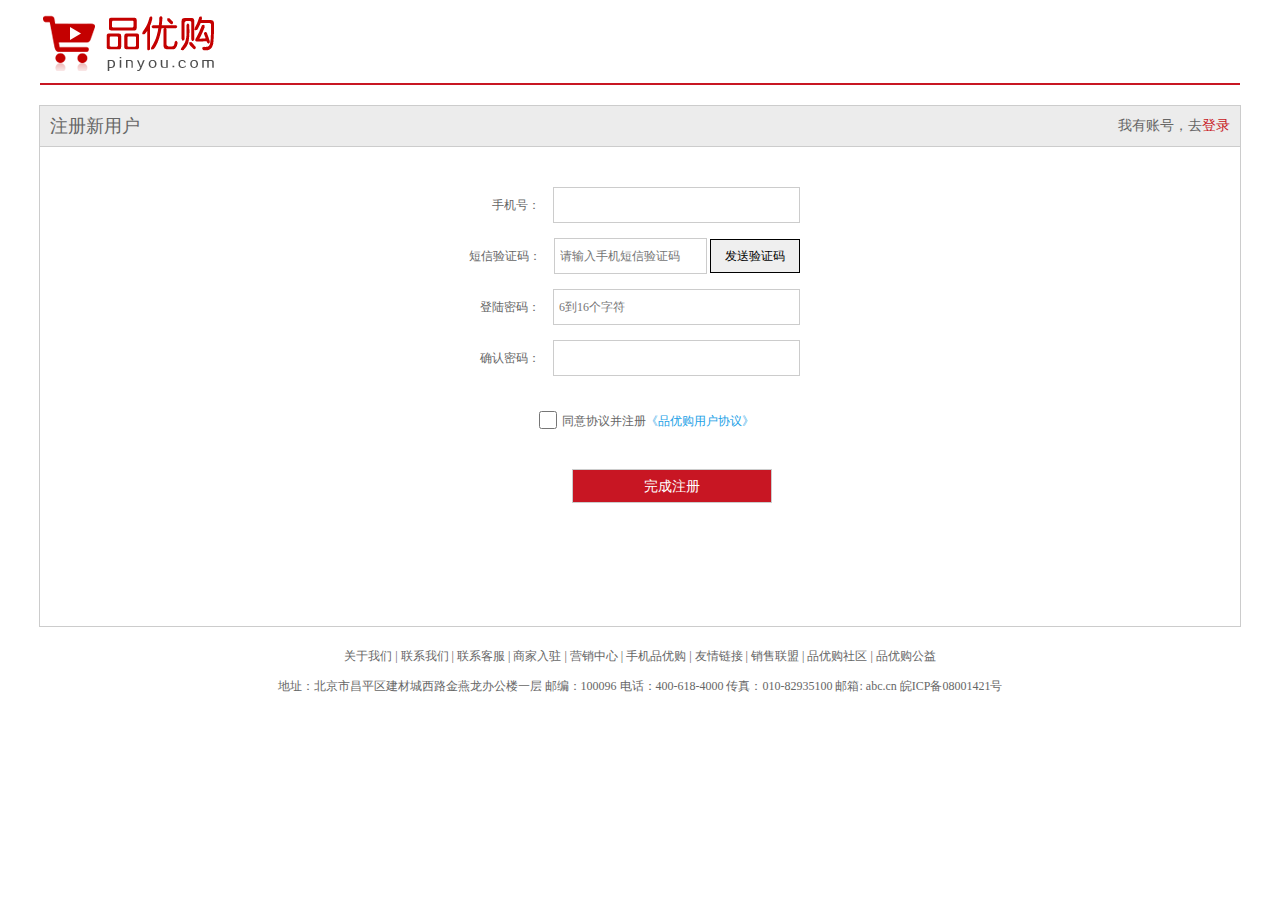
<file: pages/reqister.html>
<!DOCTYPE html>
<html lang="en">
<head>
  <meta charset="UTF-8">
  <meta name="viewport" content="width=device-width, initial-scale=1.0">
  <title>注册页面</title>
  <link rel="shortcut icon" href="../images/favicon.ico" type="image/x-icon">
  <link rel="stylesheet" href="../style/register.css">
  <link rel="stylesheet" href="../style/reset.css">
  <link rel="stylesheet" href="../style/common.css">
</head>
<body>
  <header>
    <!-- logo区 -->
    <div class="logo-area center">
      <h1 class="fl">
        <a href="../index.html">
          <img src="../images/logo.png" alt="logo">
        </a>
      </h1>
    </div>
  </header>
  
  <main>
    <!-- 注册区 -->
    <div class="reg-title center">
      <div class="newUser fl">注册新用户</div>
      <div class="user fr">我有账号，去<a href="./login.html">登录</a></div>
    </div>
    <form action="" class="reg-body">
      <ul class="center">
        <li>
          <label >手机号：</label>
          <input class="inp" type="text">
        </li>
        <li>
          <label class="Ecode">短信验证码：</label>
          <input class="code" type="text" placeholder="请输入手机短信验证码">
          <button class="but" type="button">发送验证码</button>
        </li>
        <li>
          <label >登陆密码：</label>
          <input class="inp" type="password" placeholder="6到16个字符" minlength="6" maxlength="16">
        </li>
        <li>
          <label >确认密码：</label>
          <input class="inp" type="password" minlength="6" maxlength="16">
        </li>
        <li>
          <input class="cbox" type="checkbox" >
          <label class="subText">同意协议并注册<a href="">《品优购用户协议》</a></label>
        </li>
        <li>
          <input type="submit" value="完成注册">
        </li>
      </ul> 
    </form>
  </main>

  <footer>
    <div class="footer center">
      <p>
        关于我们 | 联系我们 | 联系客服 | 商家入驻 | 营销中心 | 手机品优购 | 友情链接 | 销售联盟 | 品优购社区 | 品优购公益
      </p>
      <p>
        地址：北京市昌平区建材城西路金燕龙办公楼一层 邮编：100096 电话：400-618-4000 传真：010-82935100 邮箱: abc.cn
        皖ICP备08001421号
      </p>
    </div>
  </footer>
   
</body>
</html>
</file>
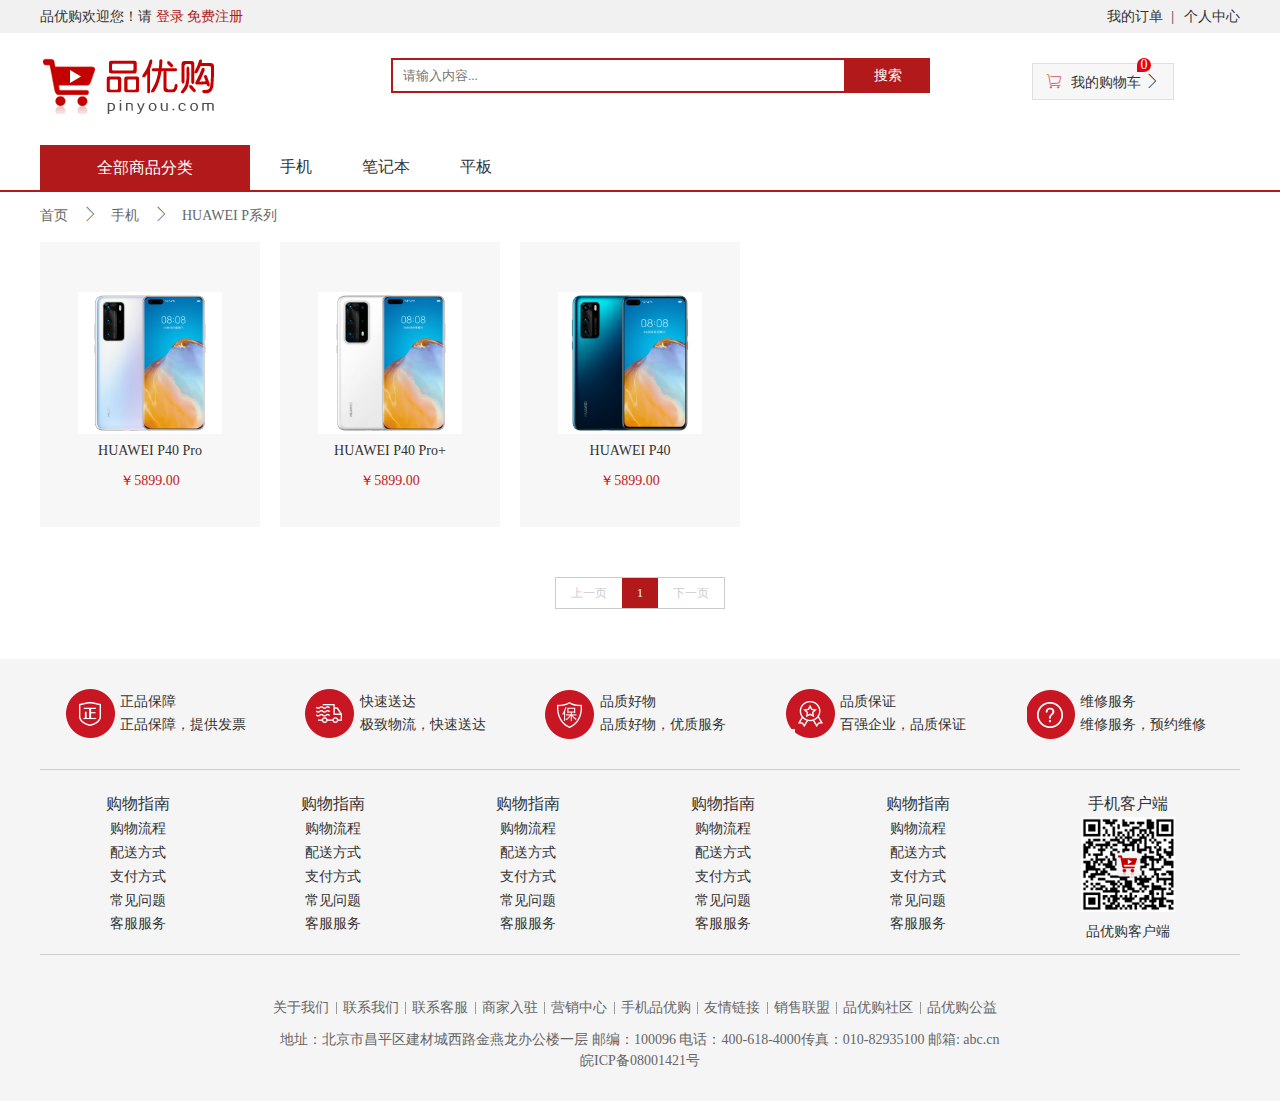
<file: pages/series.html>
<!DOCTYPE html>
<html lang="en">
  <head>
    <meta charset="UTF-8">
    <meta name="viewport" content="width=device-width, initial-scale=1.0">
    <meta name="keywords" content="网上购物,网上商城,手机,笔记本,电脑,MP3,CD,VCD,DV,相机,数码,配件,手表,存储卡,品优购">
    <meta name="description" content="品优购-专业的综合网上购物商城">
    <meta http-equiv="X-UA-Compatible" content="IE=edge,chrome=1" />
    <meta name="renderer" content="webkit" />
    <title>品优购-综合网购首选-正品低价、品质保障、配送及时、轻松购物！</title>
    <link rel="shortcut icon" href="./../images/favicon.ico" type="image/x-icon">
    <link rel="stylesheet" href="./../style/reset.css">
    <link rel="stylesheet" href="./../style/common.css">
    <link rel="stylesheet" href="./../style/iconfont.css">
    <link rel="stylesheet" href="./../style/public/header.css">
    <link rel="stylesheet" href="./../style/public/footer.css">
    <link rel="stylesheet" href="./../style/series.css">
  </head>
<body>
  <script src=".././javascript/header.js"></script>
  <main>
    <!-- 手机 -->
    <div class="product center">
      <!-- 产品标题 -->
      <div class="product-title">
        <div>首页
          <i class="iconfont icon-xiangyoujiantou"></i>
          手机
          <i class="iconfont icon-xiangyoujiantou"></i>
          HUAWEI P系列
        </div>
      </div>
      <!-- 产品清单 -->
      <ul class="product-list">
        <li class="product-item">
          <a href="#">
            <img src="../../images/P-手机2.png" alt="商品">
            <div class="pro-name">HUAWEI P40 Pro</div>
            <div class="pro-price">￥5899.00</div>
          </a>
        </li>
        <li class="product-item">
          <a href="#">
            <img src="../../images/P-手机4.png" alt="商品">
            <div class="pro-name">HUAWEI P40 Pro+</div>
            <div class="pro-price">￥5899.00</div>
          </a>
        </li>
        <li class="product-item">
          <a href="#">
            <img src="../../images/P-手机5.png" alt="商品">
            <div class="pro-name">HUAWEI P40</div>
            <div class="pro-price">￥5899.00</div>
          </a>
        </li>
      </ul>
    </div>
    <!-- 分页栏 -->
    <div class="wrap center">
      <div class="page">
        <div class="pages">
          <a href="">上一页</a>
          <span>
            1
          </span>
          <a href="">下一页</a>
        </div>
      </div>
    </div>
  </main>
  <script src=".././javascript/footer.js"></script>
  <script src=".././javascript/jquery.js"></script>

</body>
</html>
</file>
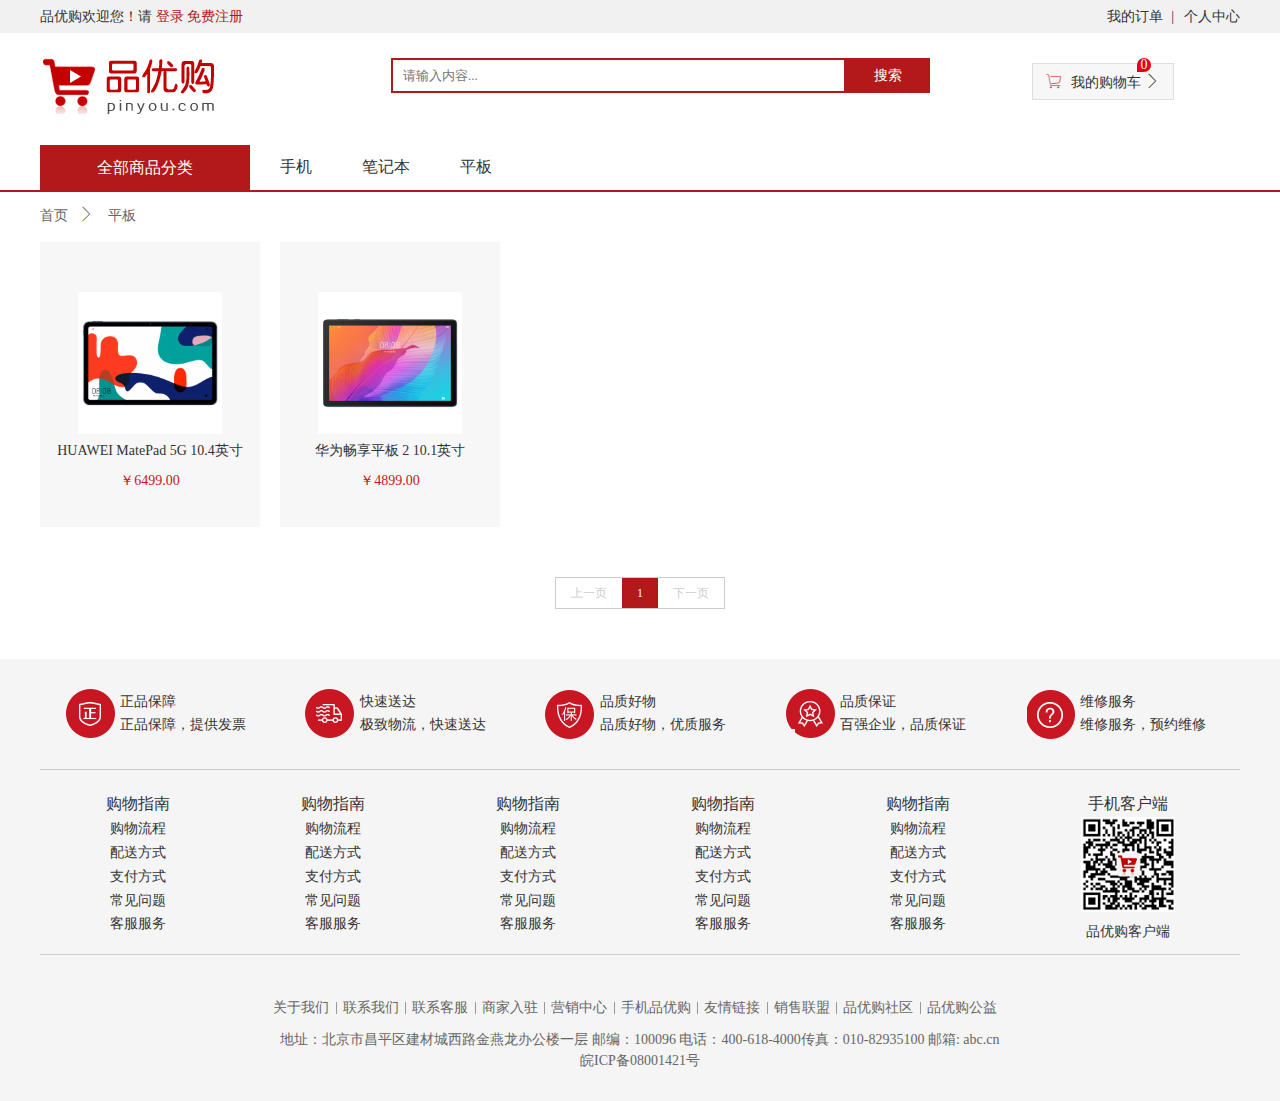
<file: pages/classify/ipad.html>
<!DOCTYPE html>
<html lang="en">

<head>
  <meta charset="UTF-8">
  <meta name="viewport" content="width=device-width, initial-scale=1.0">
  <meta name="keywords" content="网上购物,网上商城,手机,笔记本,电脑,MP3,CD,VCD,DV,相机,数码,配件,手表,存储卡,品优购">
  <meta name="description" content="品优购-专业的综合网上购物商城">
  <meta http-equiv="X-UA-Compatible" content="IE=edge,chrome=1" />
  <meta name="renderer" content="webkit" />
  <title>品优购-综合网购首选-正品低价、品质保障、配送及时、轻松购物！</title>
  <link rel="shortcut icon" href="../../images/favicon.ico" type="image/x-icon">
  <link rel="stylesheet" href="../../style/reset.css">
  <link rel="stylesheet" href="../../style/common.css">
  <link rel="stylesheet" href="../../style/swiper.css">
  <link rel="stylesheet" href="../../style/classify/phone.css">
  <link rel="stylesheet" href="../../style/iconfont.css">
</head>

<body>
  <!-- 头部 -->
  <header>
    <!-- 快捷导航栏 -->
    <div class="shortcut">
      <div class="shortcut-content center">
        <div class="shortcut-left fl">
          <div class="welcome">品优购欢迎您！请
            <a href="../login.html">登录</a>
            <a href="../reqister.html">免费注册</a>
          </div>
        </div>
        <div class="shortcut-right fr">
          <ul>
            <li>
              <a href="../login.html">我的订单</a>
              <span>|</span>
            </li>
            <li>
              <a href="../../pages/login.html">个人中心</a>
            </li>
          </ul>
        </div>
      </div>
    </div>
    <!-- Logo区 -->
    <div class="logo-area center">
      <!--  -->
      <h1 class="fl">
        <a href="../../index.html">
          <img src="../../images/logo.png" alt="logo">
        </a>
      </h1>
      <!-- 搜索 -->
      <div class="search fl">
        <input type="text" placeholder="请输入内容...">
        <button>搜索</button>
      </div>
      <!-- 购物车 -->
      <div class="cart fr">
        <a href="../cart.html">
          <i class="iconfont icon-gouwuche"></i>
          我的购物车
          <span>0</span><!-- 徽章 -->
          <i class="iconfont icon-xiangyoujiantou"> </i>
        </a>
      </div>
    </div>
    <div class="nav-banner">
      <!-- 主导航栏 -->
      <nav>
        <div class="nav-content center">
          <div class="nav-classic fl">
            <div class="nav-title">全部商品分类</div>
            <ul class="nav-classic-list">
              <li>
                <div class="classic-name">手机<span class="iconfont icon-xiangyoujiantou icon"></span></div>
                <ul class="nav-classic-item">
                  <li>
                    <a href="#">
                      <img src="../../images/手机1.png" alt="商品">
                      <span class="goods-name">HUAWEI&nbsp;P系列</span>
                    </a>
                  </li>
                  <li>
                    <a href="#">
                      <img src="../../images/手机2.png" alt="商品">
                      <span class="goods-name">HUAWEI&nbsp;Mate系列</span>
                    </a>
                  </li>
                  <li>
                    <a href="#">
                      <img src="../../images/手机3.png" alt="商品">
                      <span class="goods-name">HUAWEI&nbsp;Nova系列</span>
                    </a>
                  </li>
                </ul>
              </li>
              <li>
                <div class="classic-name">笔记本<span class="iconfont icon-xiangyoujiantou"></span></div>
                <ul class="nav-classic-item">
                  <li>
                    <a href="#">
                      <img src="../../images/笔记本1.png" alt="商品">
                      <span class="goods-name">华为MateBoox&nbsp;X系列</span>
                    </a>
                  </li>
                  <li>
                    <a href="#">
                      <img src="../../images/笔记本2.png" alt="商品">
                      <span class="goods-name">华为MateBoox&nbsp;系列</span>
                    </a>
                  </li>
                  <li>
                    <a href="#">
                      <img src="../../images/笔记本3.png" alt="商品">
                      <span class="goods-name">华为MateBoox&nbsp;D系列</span>
                    </a>
                  </li>
                </ul>
              </li>
              <li>
                <div class="classic-name">平板<span class="iconfont icon-xiangyoujiantou"></span></div>
                <ul class="nav-classic-item">
                  <li>
                    <a href="#">
                      <img src="../../images/平板1.png" alt="商品">
                      <span class="goods-name">华为MatePad&nbsp;系列</span>
                    </a>
                  </li>
                  <li>
                    <a href="#">
                      <img src="../../images/平板2.png" alt="商品">
                      <span class="goods-name">华为畅享系列</span>
                    </a>
                  </li>
                </ul>
              </li>
              <li>
                <div class="classic-name">智能穿戴<span class="iconfont icon-xiangyoujiantou"></span></div>
                <ul class="nav-classic-item">
                  <li>
                    <a href="#">
                      <img src="../../images/智能穿戴1.png" alt="商品">
                      <span class="goods-name">智能手表</span>
                    </a>
                  </li>
                  <li>
                    <a href="#">
                      <img src="../../images/智能穿戴2.png" alt="商品">
                      <span class="goods-name">智能手环</span>
                    </a>
                  </li>
                </ul>
              </li>
              <li>
                <div class="classic-name">智能家居<span class="iconfont icon-xiangyoujiantou"></span></div>
                <ul class="nav-classic-item">
                  <li>
                    <a href="#">
                      <img src="../../images/智能家居1.png" alt="商品">
                      <span class="goods-name">智能路由</span>
                    </a>
                  </li>
                  <li>
                    <a href="#">
                      <img src="../../images/智能家居2.png" alt="商品">
                      <span class="goods-name">智能音箱</span>
                    </a>
                  </li>
                </ul>
              </li>
              <li>
                <div class="classic-name">电视<span class="iconfont icon-xiangyoujiantou"></span></div>
                <ul class="nav-classic-item">
                  <li>
                    <a href="#">
                      <img src="../../images/电视1.png" alt="商品">
                      <span class="goods-name">华为智能屏</span>
                    </a>
                  </li>
                  <li>
                    <a href="#">
                      <img src="../../images/电视2.png" alt="商品">
                      <span class="goods-name">荣耀智能屏</span>
                    </a>
                  </li>
                </ul>
              </li>
            </ul>
          </div>
          <ul class="nav-main fl">
            <li>
              <a href="./phone.html">手机</a>
            </li>
            <li>
              <a href="./notebook.html">笔记本</a>
            </li>
            <li>
              <a href="./ipad.html">平板</a>
            </li>
          </ul>
        </div>
      </nav>

    </div>
  </header>
  <!-- 主题 -->
  <main>
    <!-- 手机 -->
    <div class="product center">
      <!-- 产品标题 -->
      <div class="product-title">
        <div>首页<i class="iconfont icon-xiangyoujiantou"> </i>平板</div>
      </div>
      <!-- 产品清单 -->
      <ul class="product-list">
        <li class="product-item">
          <a href="#">
            <img src="../../images/P-平板1.png" alt="商品">
            <div class="pro-name">HUAWEI MatePad 5G 10.4英寸</div>
            <div class="pro-price">￥6499.00</div>
          </a>
        </li>
        <li class="product-item">
          <a href="#">
            <img src="../../images/P-平板2.png" alt="商品">
            <div class="pro-name">华为畅享平板 2 10.1英寸</div>
            <div class="pro-price">￥4899.00</div>
          </a>
        </li>
      </ul>
    </div>
    <!-- 分页栏 -->
    <div class="wrap center">
      <div class="page">
        <div class="pages">
          <a href="">上一页</a>
          <span>
            1
          </span>
          <a href="">下一页</a>
        </div>
      </div>
    </div>
  </main>
  <!-- 尾部 -->
  <footer>
    <div class="footer center">
      <!-- 提供服务 -->
      <ul class="service center">
        <li>
          <div class="service-img"></div>
          <div class="service-title">正品保障</div>
          <div class="service-content">正品保障，提供发票</div>
        </li>
        <li>
          <div class="service-img"></div>
          <div class="service-title">快速送达</div>
          <div class="service-content">极致物流，快速送达</div>
        </li>
        <li>
          <div class="service-img"></div>
          <div class="service-title">品质好物</div>
          <div class="service-content">品质好物，优质服务</div>
        </li>
        <li>
          <div class="service-img"></div>
          <div class="service-title">品质保证</div>
          <div class="service-content">百强企业，品质保证</div>
        </li>
        <li>
          <div class="service-img"></div>
          <div class="service-title">维修服务</div>
          <div class="service-content">维修服务，预约维修</div>
        </li>
      </ul>
      <!-- 指南 -->
      <div class="help center">
        <dl>
          <dt>购物指南</dt>
          <dd><a href="#">购物流程</a></dd>
          <dd><a href="#">配送方式</a></dd>
          <dd><a href="#">支付方式</a></dd>
          <dd><a href="#">常见问题</a></dd>
          <dd><a href="#">客服服务</a></dd>
        </dl>
        <dl>
          <dt>购物指南</dt>
          <dd><a href="#">购物流程</a></dd>
          <dd><a href="#">配送方式</a></dd>
          <dd><a href="#">支付方式</a></dd>
          <dd><a href="#">常见问题</a></dd>
          <dd><a href="#">客服服务</a></dd>
        </dl>
        <dl>
          <dt>购物指南</dt>
          <dd><a href="#">购物流程</a></dd>
          <dd><a href="#">配送方式</a></dd>
          <dd><a href="#">支付方式</a></dd>
          <dd><a href="#">常见问题</a></dd>
          <dd><a href="#">客服服务</a></dd>
        </dl>
        <dl>
          <dt>购物指南</dt>
          <dd><a href="#">购物流程</a></dd>
          <dd><a href="#">配送方式</a></dd>
          <dd><a href="#">支付方式</a></dd>
          <dd><a href="#">常见问题</a></dd>
          <dd><a href="#">客服服务</a></dd>
        </dl>
        <dl>
          <dt>购物指南</dt>
          <dd><a href="#">购物流程</a></dd>
          <dd><a href="#">配送方式</a></dd>
          <dd><a href="#">支付方式</a></dd>
          <dd><a href="#">常见问题</a></dd>
          <dd><a href="#">客服服务</a></dd>
        </dl>
        <dl id="Client">
          <dt>手机客户端</dt>
          <dd>
            <img src="../../images/二维码.png" alt="">
          </dd>
          <dd>品优购客户端</dd>
        </dl>
      </div>
      <!-- 外部链接+公司相关信息 -->
      <div class="link-copyright">
        <ul class="link">
          <li><a href="#">关于我们</a></li>
          <li><a href="#">联系我们</a></li>
          <li><a href="#">联系客服</a></li>
          <li><a href="#">商家入驻</a></li>
          <li><a href="#">营销中心</a></li>
          <li><a href="#">手机品优购</a></li>
          <li><a href="#">友情链接</a></li>
          <li><a href="#">销售联盟</a></li>
          <li><a href="#">品优购社区</a></li>
          <li><a href="#">品优购公益</a></li>
        </ul>
        <p>
          地址：北京市昌平区建材城西路金燕龙办公楼一层 邮编：100096 电话：400-618-4000传真：010-82935100 邮箱: abc.cn<br />皖ICP备08001421号
        </p>
      </div>
    </div>
  </footer>
</body>
<script src="../../javascript/swiper.js"></script>
<script src="../../javascript/jquery.js"></script>

</html>
</file>
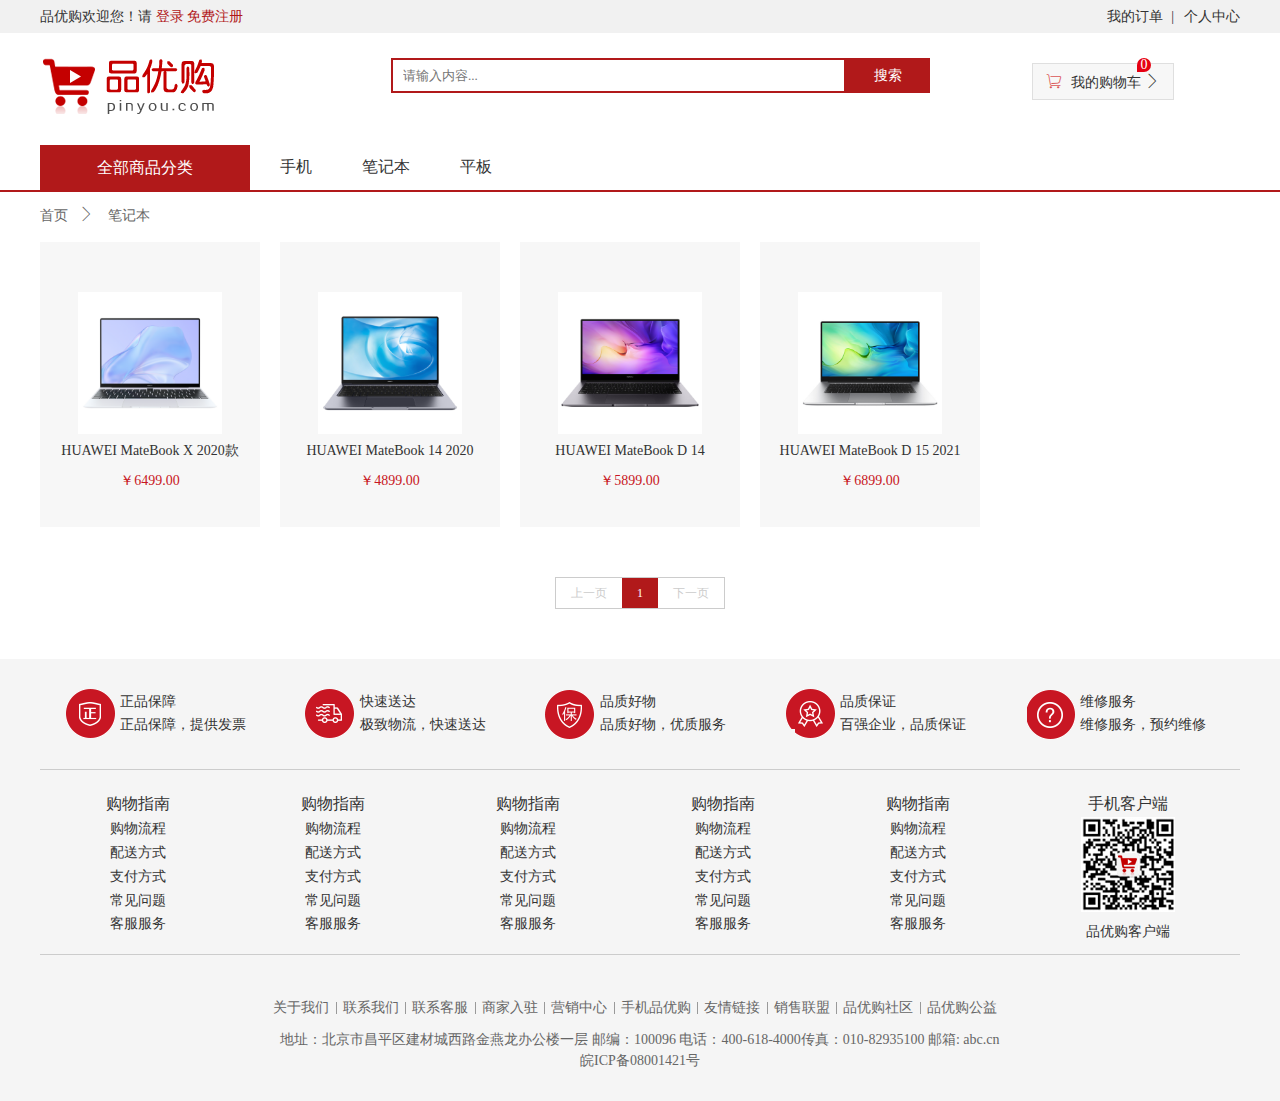
<file: pages/classify/notebook.html>
<!DOCTYPE html>
<html lang="en">

<head>
  <meta charset="UTF-8">
  <meta name="viewport" content="width=device-width, initial-scale=1.0">
  <meta name="keywords" content="网上购物,网上商城,手机,笔记本,电脑,MP3,CD,VCD,DV,相机,数码,配件,手表,存储卡,品优购">
  <meta name="description" content="品优购-专业的综合网上购物商城">
  <meta http-equiv="X-UA-Compatible" content="IE=edge,chrome=1" />
  <meta name="renderer" content="webkit" />
  <title>品优购-综合网购首选-正品低价、品质保障、配送及时、轻松购物！</title>
  <link rel="shortcut icon" href="../../images/favicon.ico" type="image/x-icon">
  <link rel="stylesheet" href="../../style/reset.css">
  <link rel="stylesheet" href="../../style/common.css">
  <link rel="stylesheet" href="../../style/swiper.css">
  <link rel="stylesheet" href="../../style/classify/notebook.css">
  <link rel="stylesheet" href="../../style/iconfont.css">
</head>

<body>
  <!-- 头部 -->
  <header>
    <!-- 快捷导航栏 -->
    <div class="shortcut">
      <div class="shortcut-content center">
        <div class="shortcut-left fl">
          <div class="welcome">品优购欢迎您！请
            <a href="../login.html">登录</a>
            <a href="../reqister.html">免费注册</a>
          </div>
        </div>
        <div class="shortcut-right fr">
          <ul>
            <li>
              <a href="../login.html">我的订单</a>
              <span>|</span>
            </li>
            <li>
              <a href="../../pages/login.html">个人中心</a>
            </li>
          </ul>
        </div>
      </div>
    </div>
    <!-- Logo区 -->
    <div class="logo-area center">
      <!--  -->
      <h1 class="fl">
        <a href="../../index.html">
          <img src="../../images/logo.png" alt="logo">
        </a>
      </h1>
      <!-- 搜索 -->
      <div class="search fl">
        <input type="text" placeholder="请输入内容...">
        <button>搜索</button>
      </div>
      <!-- 购物车 -->
      <div class="cart fr">
        <a href="../cart.html">
          <i class="iconfont icon-gouwuche"></i>
          我的购物车
          <span>0</span><!-- 徽章 -->
          <i class="iconfont icon-xiangyoujiantou"> </i>
        </a>

      </div>
    </div>
    <div class="nav-banner">
      <!-- 主导航栏 -->
      <nav>
        <div class="nav-content center">
          <div class="nav-classic fl">
            <div class="nav-title">全部商品分类</div>
            <ul class="nav-classic-list">
              <li>
                <div class="classic-name">手机<span class="iconfont icon-xiangyoujiantou icon"></span></div>
                <ul class="nav-classic-item">
                  <li>
                    <a href="#">
                      <img src="../../images/手机1.png" alt="商品">
                      <span class="goods-name">HUAWEI&nbsp;P系列</span>
                    </a>
                  </li>
                  <li>
                    <a href="#">
                      <img src="../../images/手机2.png" alt="商品">
                      <span class="goods-name">HUAWEI&nbsp;Mate系列</span>
                    </a>
                  </li>
                  <li>
                    <a href="#">
                      <img src="../../images/手机3.png" alt="商品">
                      <span class="goods-name">HUAWEI&nbsp;Nova系列</span>
                    </a>
                  </li>
                </ul>
              </li>
              <li>
                <div class="classic-name">笔记本<span class="iconfont icon-xiangyoujiantou"></span></div>
                <ul class="nav-classic-item">
                  <li>
                    <a href="#">
                      <img src="../../images/笔记本1.png" alt="商品">
                      <span class="goods-name">华为MateBoox&nbsp;X系列</span>
                    </a>
                  </li>
                  <li>
                    <a href="#">
                      <img src="../../images/笔记本2.png" alt="商品">
                      <span class="goods-name">华为MateBoox&nbsp;系列</span>
                    </a>
                  </li>
                  <li>
                    <a href="#">
                      <img src="../../images/笔记本3.png" alt="商品">
                      <span class="goods-name">华为MateBoox&nbsp;D系列</span>
                    </a>
                  </li>
                </ul>
              </li>
              <li>
                <div class="classic-name">平板<span class="iconfont icon-xiangyoujiantou"></span></div>
                <ul class="nav-classic-item">
                  <li>
                    <a href="#">
                      <img src="../../images/平板1.png" alt="商品">
                      <span class="goods-name">华为MatePad&nbsp;系列</span>
                    </a>
                  </li>
                  <li>
                    <a href="#">
                      <img src="../../images/平板2.png" alt="商品">
                      <span class="goods-name">华为畅享系列</span>
                    </a>
                  </li>
                </ul>
              </li>
              <li>
                <div class="classic-name">智能穿戴<span class="iconfont icon-xiangyoujiantou"></span></div>
                <ul class="nav-classic-item">
                  <li>
                    <a href="#">
                      <img src="../../images/智能穿戴1.png" alt="商品">
                      <span class="goods-name">智能手表</span>
                    </a>
                  </li>
                  <li>
                    <a href="#">
                      <img src="../../images/智能穿戴2.png" alt="商品">
                      <span class="goods-name">智能手环</span>
                    </a>
                  </li>
                </ul>
              </li>
              <li>
                <div class="classic-name">智能家居<span class="iconfont icon-xiangyoujiantou"></span></div>
                <ul class="nav-classic-item">
                  <li>
                    <a href="#">
                      <img src="../../images/智能家居1.png" alt="商品">
                      <span class="goods-name">智能路由</span>
                    </a>
                  </li>
                  <li>
                    <a href="#">
                      <img src="../../images/智能家居2.png" alt="商品">
                      <span class="goods-name">智能音箱</span>
                    </a>
                  </li>
                </ul>
              </li>
              <li>
                <div class="classic-name">电视<span class="iconfont icon-xiangyoujiantou"></span></div>
                <ul class="nav-classic-item">
                  <li>
                    <a href="#">
                      <img src="../../images/电视1.png" alt="商品">
                      <span class="goods-name">华为智能屏</span>
                    </a>
                  </li>
                  <li>
                    <a href="#">
                      <img src="../../images/电视2.png" alt="商品">
                      <span class="goods-name">荣耀智能屏</span>
                    </a>
                  </li>
                </ul>
              </li>
            </ul>
          </div>
          <ul class="nav-main fl">
            <li>
              <a href="./phone.html">手机</a>
            </li>
            <li>
              <a href="./notebook.html">笔记本</a>
            </li>
            <li>
              <a href="./ipad.html">平板</a>
            </li>
          </ul>
      </nav>

    </div>
  </header>
  <!-- 主题 -->
  <main>
    <!-- 手机 -->
    <div class="product center">
      <!-- 产品标题 -->
      <div class="product-title">
        <div>首页<i class="iconfont icon-xiangyoujiantou"> </i>笔记本</div>
      </div>
      <!-- 产品清单 -->
      <ul class="product-list">
        <li class="product-item">
          <a href="#">
            <img src="../../images/P-笔记本1.png" alt="商品">
            <div class="pro-name">HUAWEI MateBook X 2020款</div>
            <div class="pro-price">￥6499.00</div>
          </a>
        </li>
        <li class="product-item">
          <a href="#">
            <img src="../../images/P-笔记本2.png" alt="商品">
            <div class="pro-name">HUAWEI MateBook 14 2020</div>
            <div class="pro-price">￥4899.00</div>
          </a>
        </li>
        <li class="product-item">
          <a href="#">
            <img src="../../images/P-笔记本3.png" alt="商品">
            <div class="pro-name">HUAWEI MateBook D 14</div>
            <div class="pro-price">￥5899.00</div>
          </a>
        </li>
        <li class="product-item">
          <a href="#">
            <img src="../../images/P-笔记本4.png" alt="商品">
            <div class="pro-name">HUAWEI MateBook D 15 2021</div>
            <div class="pro-price">￥6899.00</div>
          </a>
        </li>
      </ul>
    </div>
    <!-- 分页栏 -->
    <div class="wrap center">
      <div class="page">
        <div class="pages">
          <a href="">上一页</a>
          <span>
            1
          </span>
          <a href="">下一页</a>
        </div>
      </div>
    </div>
  </main>
  <!-- 尾部 -->
  <footer>
    <div class="footer center">
      <!-- 提供服务 -->
      <ul class="service center">
        <li>
          <div class="service-img"></div>
          <div class="service-title">正品保障</div>
          <div class="service-content">正品保障，提供发票</div>
        </li>
        <li>
          <div class="service-img"></div>
          <div class="service-title">快速送达</div>
          <div class="service-content">极致物流，快速送达</div>
        </li>
        <li>
          <div class="service-img"></div>
          <div class="service-title">品质好物</div>
          <div class="service-content">品质好物，优质服务</div>
        </li>
        <li>
          <div class="service-img"></div>
          <div class="service-title">品质保证</div>
          <div class="service-content">百强企业，品质保证</div>
        </li>
        <li>
          <div class="service-img"></div>
          <div class="service-title">维修服务</div>
          <div class="service-content">维修服务，预约维修</div>
        </li>
      </ul>
      <!-- 指南 -->
      <div class="help center">
        <dl>
          <dt>购物指南</dt>
          <dd><a href="#">购物流程</a></dd>
          <dd><a href="#">配送方式</a></dd>
          <dd><a href="#">支付方式</a></dd>
          <dd><a href="#">常见问题</a></dd>
          <dd><a href="#">客服服务</a></dd>
        </dl>
        <dl>
          <dt>购物指南</dt>
          <dd><a href="#">购物流程</a></dd>
          <dd><a href="#">配送方式</a></dd>
          <dd><a href="#">支付方式</a></dd>
          <dd><a href="#">常见问题</a></dd>
          <dd><a href="#">客服服务</a></dd>
        </dl>
        <dl>
          <dt>购物指南</dt>
          <dd><a href="#">购物流程</a></dd>
          <dd><a href="#">配送方式</a></dd>
          <dd><a href="#">支付方式</a></dd>
          <dd><a href="#">常见问题</a></dd>
          <dd><a href="#">客服服务</a></dd>
        </dl>
        <dl>
          <dt>购物指南</dt>
          <dd><a href="#">购物流程</a></dd>
          <dd><a href="#">配送方式</a></dd>
          <dd><a href="#">支付方式</a></dd>
          <dd><a href="#">常见问题</a></dd>
          <dd><a href="#">客服服务</a></dd>
        </dl>
        <dl>
          <dt>购物指南</dt>
          <dd><a href="#">购物流程</a></dd>
          <dd><a href="#">配送方式</a></dd>
          <dd><a href="#">支付方式</a></dd>
          <dd><a href="#">常见问题</a></dd>
          <dd><a href="#">客服服务</a></dd>
        </dl>
        <dl id="Client">
          <dt>手机客户端</dt>
          <dd>
            <img src="../../images/二维码.png" alt="">
          </dd>
          <dd>品优购客户端</dd>
        </dl>
      </div>
      <!-- 外部链接+公司相关信息 -->
      <div class="link-copyright">
        <ul class="link">
          <li><a href="#">关于我们</a></li>
          <li><a href="#">联系我们</a></li>
          <li><a href="#">联系客服</a></li>
          <li><a href="#">商家入驻</a></li>
          <li><a href="#">营销中心</a></li>
          <li><a href="#">手机品优购</a></li>
          <li><a href="#">友情链接</a></li>
          <li><a href="#">销售联盟</a></li>
          <li><a href="#">品优购社区</a></li>
          <li><a href="#">品优购公益</a></li>
        </ul>
        <p>
          地址：北京市昌平区建材城西路金燕龙办公楼一层 邮编：100096 电话：400-618-4000传真：010-82935100 邮箱: abc.cn<br />皖ICP备08001421号
        </p>
      </div>
    </div>
  </footer>
</body>
<script src="../../javascript/swiper.js"></script>
<script src="../../javascript/jquery.js"></script>

</html>
</file>
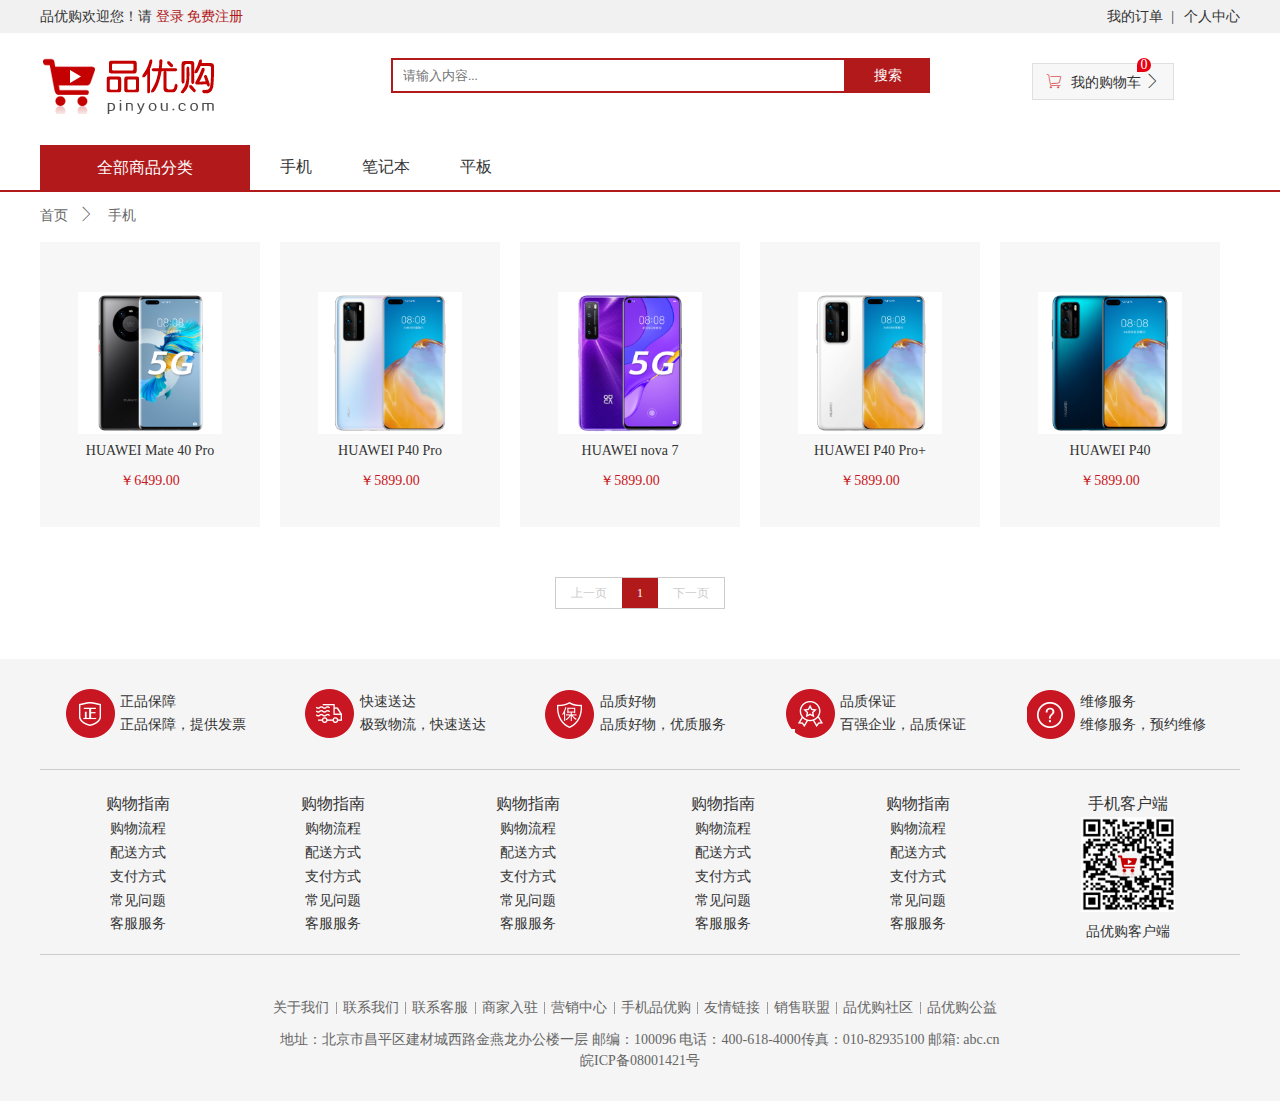
<file: pages/classify/phone.html>
<!DOCTYPE html>
<html lang="en">

<head>
  <meta charset="UTF-8">
  <meta name="viewport" content="width=device-width, initial-scale=1.0">
  <meta name="keywords" content="网上购物,网上商城,手机,笔记本,电脑,MP3,CD,VCD,DV,相机,数码,配件,手表,存储卡,品优购">
  <meta name="description" content="品优购-专业的综合网上购物商城">
  <meta http-equiv="X-UA-Compatible" content="IE=edge,chrome=1" />
  <meta name="renderer" content="webkit" />
  <title>品优购-综合网购首选-正品低价、品质保障、配送及时、轻松购物！</title>
  <link rel="shortcut icon" href="../../images/favicon.ico" type="image/x-icon">
  <link rel="stylesheet" href="../../style/reset.css">
  <link rel="stylesheet" href="../../style/common.css">
  <link rel="stylesheet" href="../../style/swiper.css">
  <link rel="stylesheet" href="../../style/classify/phone.css">
  <link rel="stylesheet" href="../../style/iconfont.css">
</head>

<body>
  <!-- 头部 -->
  <header>
    <!-- 快捷导航栏 -->
    <div class="shortcut">
      <div class="shortcut-content center">
        <div class="shortcut-left fl">
          <div class="welcome">品优购欢迎您！请
            <a href="../login.html">登录</a>
            <a href="../reqister.html">免费注册</a>
          </div>
        </div>
        <div class="shortcut-right fr">
          <ul>
            <li>
              <a href="../login.html">我的订单</a>
              <span>|</span>
            </li>
            <li>
              <a href="../../pages/login.html">个人中心</a>
            </li>
          </ul>
        </div>
      </div>
    </div>
    <!-- Logo区 -->
    <div class="logo-area center">
      <!--  -->
      <h1 class="fl">
        <a href="../../index.html">
          <img src="../../images/logo.png" alt="logo">
        </a>
      </h1>
      <!-- 搜索 -->
      <div class="search fl">
        <input type="text" placeholder="请输入内容...">
        <button>搜索</button>
      </div>
      <!-- 购物车 -->
      <div class="cart fr">
        <a href="../cart.html">
          <i class="iconfont icon-gouwuche"></i>
          我的购物车
          <span>0</span><!-- 徽章 -->
          <i class="iconfont icon-xiangyoujiantou"> </i>
        </a>

      </div>
    </div>
    <div class="nav-banner">
      <!-- 主导航栏 -->
      <nav>
        <div class="nav-content center">
          <div class="nav-classic fl">
            <div class="nav-title">全部商品分类</div>
            <ul class="nav-classic-list">
              <li>
                <div class="classic-name">手机<span class="iconfont icon-xiangyoujiantou icon"></span></div>
                <ul class="nav-classic-item">
                  <li>
                    <a href="#">
                      <img src="../../images/手机1.png" alt="商品">
                      <span class="goods-name">HUAWEI&nbsp;P系列</span>
                    </a>
                  </li>
                  <li>
                    <a href="#">
                      <img src="../../images/手机2.png" alt="商品">
                      <span class="goods-name">HUAWEI&nbsp;Mate系列</span>
                    </a>
                  </li>
                  <li>
                    <a href="#">
                      <img src="../../images/手机3.png" alt="商品">
                      <span class="goods-name">HUAWEI&nbsp;Mate系列</span>
                    </a>
                  </li>
                </ul>
              </li>
              <li>
                <div class="classic-name">笔记本<span class="iconfont icon-xiangyoujiantou"></span></div>
                <ul class="nav-classic-item">
                  <li>
                    <a href="#">
                      <img src="../../images/笔记本1.png" alt="商品">
                      <span class="goods-name">华为MateBoox&nbsp;X系列</span>
                    </a>
                  </li>
                  <li>
                    <a href="#">
                      <img src="../../images/笔记本2.png" alt="商品">
                      <span class="goods-name">华为MateBoox&nbsp;系列</span>
                    </a>
                  </li>
                  <li>
                    <a href="#">
                      <img src="../../images/笔记本3.png" alt="商品">
                      <span class="goods-name">华为MateBoox&nbsp;D系列</span>
                    </a>
                  </li>
                </ul>
              </li>
              <li>
                <div class="classic-name">平板<span class="iconfont icon-xiangyoujiantou"></span></div>
                <ul class="nav-classic-item">
                  <li>
                    <a href="#">
                      <img src="../../images/平板1.png" alt="商品">
                      <span class="goods-name">华为MatePad&nbsp;系列</span>
                    </a>
                  </li>
                  <li>
                    <a href="#">
                      <img src="../../images/平板2.png" alt="商品">
                      <span class="goods-name">华为畅享系列</span>
                    </a>
                  </li>
                </ul>
              </li>
              <li>
                <div class="classic-name">智能穿戴<span class="iconfont icon-xiangyoujiantou"></span></div>
                <ul class="nav-classic-item">
                  <li>
                    <a href="#">
                      <img src="../../images/智能穿戴1.png" alt="商品">
                      <span class="goods-name">智能手表</span>
                    </a>
                  </li>
                  <li>
                    <a href="#">
                      <img src="../../images/智能穿戴2.png" alt="商品">
                      <span class="goods-name">智能手环</span>
                    </a>
                  </li>
                </ul>
              </li>
              <li>
                <div class="classic-name">智能家居<span class="iconfont icon-xiangyoujiantou"></span></div>
                <ul class="nav-classic-item">
                  <li>
                    <a href="#">
                      <img src="../../images/智能家居1.png" alt="商品">
                      <span class="goods-name">智能路由</span>
                    </a>
                  </li>
                  <li>
                    <a href="#">
                      <img src="../../images/智能家居2.png" alt="商品">
                      <span class="goods-name">智能音箱</span>
                    </a>
                  </li>
                </ul>
              </li>
              <li>
                <div class="classic-name">电视<span class="iconfont icon-xiangyoujiantou"></span></div>
                <ul class="nav-classic-item">
                  <li>
                    <a href="#">
                      <img src="../../images/电视1.png" alt="商品">
                      <span class="goods-name">华为智能屏</span>
                    </a>
                  </li>
                  <li>
                    <a href="#">
                      <img src="../../images/电视2.png" alt="商品">
                      <span class="goods-name">荣耀智能屏</span>
                    </a>
                  </li>
                </ul>
              </li>
            </ul>
          </div>
          <ul class="nav-main fl">
            <li>
              <a href="./phone.html">手机</a>
            </li>
            <li>
              <a href="./notebook.html">笔记本</a>
            </li>
            <li>
              <a href="./ipad.html">平板</a>
            </li>
          </ul>
        </div>
      </nav>

    </div>
  </header>
  <!-- 主题 -->
  <main>
    <!-- 手机 -->
    <div class="product center">
      <!-- 产品标题 -->
      <div class="product-title">
        <div>首页<i class="iconfont icon-xiangyoujiantou"> </i>手机</div>
      </div>
      <!-- 产品清单 -->
      <ul class="product-list">
        <li class="product-item">
          <a href="#">
            <img src="../../images/P-手机1.png" alt="商品">
            <div class="pro-name">HUAWEI Mate 40 Pro</div>
            <div class="pro-price">￥6499.00</div>
          </a>
        </li>
        <li class="product-item">
          <a href="#">
            <img src="../../images/P-手机2.png" alt="商品">
            <div class="pro-name">HUAWEI P40 Pro</div>
            <div class="pro-price">￥5899.00</div>
          </a>
        </li>
        <li class="product-item">
          <a href="#">
            <img src="../../images/P-手机3.png" alt="商品">
            <div class="pro-name">HUAWEI nova 7</div>
            <div class="pro-price">￥5899.00</div>
          </a>
        </li>
        <li class="product-item">
          <a href="#">
            <img src="../../images/P-手机4.png" alt="商品">
            <div class="pro-name">HUAWEI P40 Pro+</div>
            <div class="pro-price">￥5899.00</div>
          </a>
        </li>
        <li class="product-item">
          <a href="#">
            <img src="../../images/P-手机5.png" alt="商品">
            <div class="pro-name">HUAWEI P40</div>
            <div class="pro-price">￥5899.00</div>
          </a>
        </li>
      </ul>
    </div>
    <!-- 分页栏 -->
    <div class="wrap center">
      <div class="page">
        <div class="pages">
          <a href="">上一页</a>
          <span>
            1
          </span>
          <a href="">下一页</a>
        </div>
      </div>
    </div>
  </main>
  <!-- 尾部 -->
  <footer>
    <div class="footer center">
      <!-- 提供服务 -->
      <ul class="service center">
        <li>
          <div class="service-img"></div>
          <div class="service-title">正品保障</div>
          <div class="service-content">正品保障，提供发票</div>
        </li>
        <li>
          <div class="service-img"></div>
          <div class="service-title">快速送达</div>
          <div class="service-content">极致物流，快速送达</div>
        </li>
        <li>
          <div class="service-img"></div>
          <div class="service-title">品质好物</div>
          <div class="service-content">品质好物，优质服务</div>
        </li>
        <li>
          <div class="service-img"></div>
          <div class="service-title">品质保证</div>
          <div class="service-content">百强企业，品质保证</div>
        </li>
        <li>
          <div class="service-img"></div>
          <div class="service-title">维修服务</div>
          <div class="service-content">维修服务，预约维修</div>
        </li>
      </ul>
      <!-- 指南 -->
      <div class="help center">
        <dl>
          <dt>购物指南</dt>
          <dd><a href="#">购物流程</a></dd>
          <dd><a href="#">配送方式</a></dd>
          <dd><a href="#">支付方式</a></dd>
          <dd><a href="#">常见问题</a></dd>
          <dd><a href="#">客服服务</a></dd>
        </dl>
        <dl>
          <dt>购物指南</dt>
          <dd><a href="#">购物流程</a></dd>
          <dd><a href="#">配送方式</a></dd>
          <dd><a href="#">支付方式</a></dd>
          <dd><a href="#">常见问题</a></dd>
          <dd><a href="#">客服服务</a></dd>
        </dl>
        <dl>
          <dt>购物指南</dt>
          <dd><a href="#">购物流程</a></dd>
          <dd><a href="#">配送方式</a></dd>
          <dd><a href="#">支付方式</a></dd>
          <dd><a href="#">常见问题</a></dd>
          <dd><a href="#">客服服务</a></dd>
        </dl>
        <dl>
          <dt>购物指南</dt>
          <dd><a href="#">购物流程</a></dd>
          <dd><a href="#">配送方式</a></dd>
          <dd><a href="#">支付方式</a></dd>
          <dd><a href="#">常见问题</a></dd>
          <dd><a href="#">客服服务</a></dd>
        </dl>
        <dl>
          <dt>购物指南</dt>
          <dd><a href="#">购物流程</a></dd>
          <dd><a href="#">配送方式</a></dd>
          <dd><a href="#">支付方式</a></dd>
          <dd><a href="#">常见问题</a></dd>
          <dd><a href="#">客服服务</a></dd>
        </dl>
        <dl id="Client">
          <dt>手机客户端</dt>
          <dd>
            <img src="../../images/二维码.png" alt="">
          </dd>
          <dd>品优购客户端</dd>
        </dl>
      </div>
      <!-- 外部链接+公司相关信息 -->
      <div class="link-copyright">
        <ul class="link">
          <li><a href="#">关于我们</a></li>
          <li><a href="#">联系我们</a></li>
          <li><a href="#">联系客服</a></li>
          <li><a href="#">商家入驻</a></li>
          <li><a href="#">营销中心</a></li>
          <li><a href="#">手机品优购</a></li>
          <li><a href="#">友情链接</a></li>
          <li><a href="#">销售联盟</a></li>
          <li><a href="#">品优购社区</a></li>
          <li><a href="#">品优购公益</a></li>
        </ul>
        <p>
          地址：北京市昌平区建材城西路金燕龙办公楼一层 邮编：100096 电话：400-618-4000传真：010-82935100 邮箱: abc.cn<br />皖ICP备08001421号
        </p>
      </div>
    </div>
  </footer>
</body>
<script src="../../javascript/swiper.js"></script>
<script src="../../javascript/jquery.js"></script>

</html>
</file>
<file: style/common.css>
body{
  color: #333;
  font-family: 微软雅黑;
}
a{
  color: #333;
}
.center{
  width: 1200px;/* 版心 */
  margin: 0 auto;/* 盒子（一个标签就是一个盒子）水平居中 */
  /* background-color: brown; */
}
/* 左浮动 */
.fl{
  float: left;
}
/* 右浮动 */
.fr{
  float: right;
}
:root{  /*设置属性值变量,变量以--开头*/
  --bgc:#f1f1f1;
  --cl:#b1191a;
  --classic-bg:#c81623;
  --bgc1:#f7f7f7;
}
</file>
<file: style/index.css>
/* 头部 */
/* 快捷菜单栏 */
.shortcut {
  width: 100%;
  height: 33px;
  background-color: #f1f1f1;
  line-height: 33px;
  /*垂直居中*/
  font-size: 14px;
  color: #333;
}

.welcome a {
  color: var(--cl);
  /*使用属性变量*/
}

.welcome a:hover {
  color: #333;
}

.shortcut-right ul li {
  float: left;
  /*让li标签的内容排在一行上*/
}

/* .shortcut-right a{
  color: #333;
} */
.shortcut-right a:hover {
  color: #666;
}

.shortcut-right span {
  margin: 0 10px 0 5px;
  /* 设置外边距。margin：10px表示上下左右都为10px margin:10px 20px表示上下为10px，左右为20px；  margin：10px 20px 30px表示上为10px，左右为20px，下为30px；margin：10px 20px 30px 40px表示上为10px，右为20px，下为30px，左为40px*/
}

/* Logo区 */
.logo-area {
  overflow: hidden;
  /*清除浮动*/
}

.logo-area h1 {
  margin: 25px 176px 25px 0;
}

.logo-area h1:after {
  content: '品优购';
  display: none;
  text-indent: -9999px;
  overflow: hidden;
}

.search input {
  width: 455px;
  height: 35px;
  border: 2px solid var(--cl);
  margin-top: 25px;
  padding-left: 10px;
  box-sizing: border-box;
  /*盒子的宽高为文本设定的宽高*/
}

.search input::placeholder {
  font-size: 13px;
}

.search button {
  width: 84px;
  height: 35px;
  background-color: var(--cl);
  color: #fff;
  border: 0;
  margin-left: -4px;
}

.cart {
  width: 140px;
  height: 35px;
  margin: 30px 66px 0 0;
  border: 1px solid #dfdfdf;
  background-color: #f7f7f7;
  line-height: 35px;
  /*垂直居中*/
  text-align: center;
  /*水平居中*/
  position: relative;
  /*相对定位*/
}

.cart i:first-child {
  color: #da5555;
  margin-right: 5px;
}

.cart span {
  width: 14px;
  height: 14px;
  display: block;
  margin-left: 5px;
  background-color: #e60012;
  color: #fff;
  border-radius: 7px 7px 7px 0;
  line-height: 14px;
  position: absolute;
  /*绝对定位*/
  top: -6px;
  right: 22px;
}

/* 导航栏 */
nav {
  width: 100%;
  height: 44px;
  border-bottom: 2px solid var(--cl);
  font-size: 16px;
}

.nav-title {
  width: 210px;
  height: 46px;
  background-color: var(--cl);
  color: #fff;
  line-height: 45px;
  text-align: center;
}

.nav-classic-list {
  /* display: none; */
  width: 210px;
  height: 400px;
  font-size: 14px;
  background-color: var(--classic-bg);
  position: relative;
  /*分类子菜单定位参考*/
}

.nav-classic-list>li {
  /* >：表示查找子元素*/
  /*position: relative;相对自己本来的位置做位移。位移有4个方向时，left、right、top、bottom，left和right不能同时使用，top和bottom不能同时使用。*/
  /* overflow: hidden;清除浮动 */
  transition: all .5s;
  /*过渡（补间）动画，all表示所有属性的改变，.5s表示动画过渡时间*/
}

.nav-classic-list>li:hover {
  background-color: var(--bgc1);
  /*在li标签上悬停时，li的背景色变成白色*/
}

.nav-classic-list>li:hover .classic-name {
  color: var(--classic-bg);
  /*在li标签上悬停时，改变.classic-name文字颜色*/
  padding-left: 20px;
}

.nav-classic-list>li:hover .icon {
  display: none;
}

.nav-classic-list>li:hover .nav-classic-item {
  display: block;
}

.classic-name {
  color: #fff;
  padding: 10px;
  transition: all .5s;
}

.classic-name span {
  font-size: 14px;
  /*利用iconfont加载的符号可以向文字一样处理*/
  position: absolute;
  /*绝对定位：相对于父元素位移，父元素一般要设置为相对定位。绝对定位会脱离文档流，所以必须在父元素上清除浮动。*/
  right: 10px;
}

.nav-classic-item {
  width: 520px;
  height: 400px;
  background-color: var(--bgc1);
  display: none;
  position: absolute;
  left: 210px;
  top: 0px;
  z-index: 999;
}

.nav-classic-item li:hover .goods-name {
  color: #999;
}

.nav-classic-item img {
  height: 44px;
  margin: 10px 10px 10px 15px;
}

.goods-name {
  position: relative;
  top: -25px;
}

.nav-main {
  overflow: hidden;
  position: relative;
  bottom: -10px;
}

.nav-main li {
  margin: 0 25px;
  float: left;
}

.nav-main li:first-child {
  margin-left: 30px;
}

/* .nav-main a{
  color: #333;
} */
.nav-main a:hover {
  color: #ccc;
}

.nav-banner {
  position: relative;
  overflow: hidden;
}

/* banner */
.banner {
  position: relative;
}

.swiper {
  width: 991px;
  height: 400px;
  position: absolute;
  left: 210px;
}

.swiper img {
  width: 100%;
  height: 100%;
}

/* 主体 */
.product {
  margin-top: 20px;
}

.product-title {
  height: 35px;
  line-height: 35px;
  border-bottom: 2px solid var(--cl);
}

.title {
  font-size: 18px;
  color: var(--classic-bg);
  margin-right: 10px;
}

.pro-classic li {
  float: left;
  margin-left: 30px;
}

.pro-classic li:hover a {
  color: #999;
}

.more {
  margin-right: 10px;
  line-height: 28px;
}

.more:hover a {
  color: #999;
}

.product-list {
  margin-top: 10px;
  display: flex;
  /*弹性布局，默认横向排列，主要用于九宫格图像布局，它会自适应。*/
  justify-content: space-between;
  /*将剩余的空间进行等分*/
}

.product-list1 {
  margin-top: 10px;
  /* display: flex; */
}

.product-item {
  width: 220px;
  height: 285px;
  background-color: var(--bgc1);
  text-align: center;
}

.product-list1 .product-item {
  display: inline-block;
  /*将块级标签转换为行类块级标签，目的是将li标签排在一行上。用float:left；也可以实现这个效果，但必须在父级要清除浮动。;*/
  margin-right: 20px;
}

.product-item img {
  width: 144px;
  height: 142px;
  margin-top: 50px;
}

.pro-name {
  font-style: 16px;
}

.pro-price {
  line-height: 40px;
  color: var(--classic-bg);
}

/* footer */
footer {
  width: 100%;
  background-color: #f5f5f5;
  font-size: 14px;
  margin-top: 20px;
}

.service,
.help {
  border-bottom: 1px solid #ccc;
  display: flex;
  justify-content: space-around;
}

.service {
  padding: 30px 0;
}

/* 
  精灵图：Sprite（雪碧图），把一些小图标文件放在一个文件中（该文件的格式只能是.png（背景透明）），目的是为了减少向服务器发请求的次数，从而提升网站性能。
  精灵图操作步骤：
    1）绘制精灵图（借助ps），保存为.png文件；
    2）用background加载精灵图（不能用img标签加载）；
      url（精灵图地址）no-repeat x坐标 y坐标
      注意：必须要设置需要获取的图标的宽高。
*/
.service li {
  width: 190px;
}

.service li .service-img {
  width: 50px;
  height: 50px;
  background: url(../images/icons.png) no-repeat;
  float: left;
  margin-right: 5px;
}

.service li:nth-child(1) .service-img {
  background-position: -252px -3px;
}

.service li:nth-child(2) .service-img {
  background-position: -255px -54px;
}

.service li:nth-child(3) .service-img {
  background-position: -257px -105px;
}

.service li:nth-child(4) .service-img {
  background-position: -257px -157px;
}

.service li:nth-child(5) .service-img {
  background-position: -256px -208px;
}

.service-title {
  line-height: 1.8;
}

.help {
  padding: 20px 0 10px;
  text-align: center;
}

/* .help dl:last-child{
  text-align: center;
} */
.help dt {
  font-size: 16px;
}

.help dt,
.help dd {
  line-height: 1.7;
}

.help dd:hover a {
  color: #999;
}

.link-copyright {
  padding: 20px 0 30px;
  text-align: center;
  color: #666;
}

.link-copyright a {
  color: #666;
}

.link-copyright a:hover {
  color: #999;
}

.link {
  line-height: 3;
}

.link li {
  display: inline-block;
  margin-right: 10px;
}

.link li:not(:first-child)::before {
  content: "";
  /*content不能省略，否则伪元素会失效*/
  display: block;
  width: 1px;
  height: 12px;
  border-right: 1px solid #999;
  position: relative;
  /*调整竖线位置（相对原来位置进行调整）*/
  left: -8px;
  top: 27px;
}

/* 侧边栏 */
aside {
  width: 70px;
  position: fixed;
  /*固定定位，参照文档进行定位*/
  left: 0;
  top: 50%;
  margin-top: -122px;
  text-align: center;
  background-color: #fff;
  display: none;
  /*初始处于隐藏状态*/
}

aside ul {
  font-size: 12px;
}

aside ul,
aside .to-top {
  line-height: 35px;
}

aside li {
  border-bottom: 1px solid #ccc;
}

aside a {
  display: block;
  /*a为行级标签，自身不识别宽高，必须将其转换为块级标签后，让其识别宽高*/
  width: 100%;
}

.active {
  background-color: var(--classic-bg);
}

.active a {
  color: #fff;
}

.to-top:hover a {
  color: #999;
}
</file>
<file: style/iconfont.css>
@font-face {
  font-family: "iconfont"; /* Project id 4288150 */
  src: url('../fonts/iconfont.woff2?t=1697439980474') format('woff2'),
       url('../fonts/iconfont.woff?t=1697439980474') format('woff'),
       url('../fonts/iconfont.ttf?t=1697439980474') format('truetype');
}

.iconfont {
  font-family: "iconfont" !important;
  font-size: 16px;
  font-style: normal;
  -webkit-font-smoothing: antialiased;
  -moz-osx-font-smoothing: grayscale;
}

.icon-gouwuche:before {
  content: "\e63f";
}

.icon-xiangyoujiantou:before {
  content: "\e65f";
}

.icon-xiangzuojiantou:before {
  content: "\e660";
}
</file>
<file: style/public/header.css>
/* 头部 */
header {
  position: relative;
}

/* 快捷菜单栏 */
.shortcut {
  width: 100%;
  height: 33px;
  background-color: #f1f1f1;
  line-height: 33px;
  /*垂直居中*/
  font-size: 14px;
  color: #333;
}

.welcome a {
  color: var(--cl);
  /*使用属性变量*/
}

.welcome a:hover {
  color: #333;
}

.shortcut-right ul li {
  float: left;
  /*让li标签的内容排在一行上*/
}

/* .shortcut-right a{
  color: #333;
} */
.shortcut-right a:hover {
  color: #666;
}

.shortcut-right span {
  margin: 0 10px 0 5px;
  /* 设置外边距。margin：10px表示上下左右都为10px margin:10px 20px表示上下为10px，左右为20px；  margin：10px 20px 30px表示上为10px，左右为20px，下为30px；margin：10px 20px 30px 40px表示上为10px，右为20px，下为30px，左为40px*/
}

/* Logo区 */
.logo-area {
  overflow: hidden;
  /*清除浮动*/
}

.logo-area h1 {
  margin: 25px 176px 25px 0;
}

.logo-area h1:after {
  content: '品优购';
  display: none;
  text-indent: -9999px;
  overflow: hidden;
}

.search input {
  width: 455px;
  height: 35px;
  border: 2px solid var(--cl);
  margin-top: 25px;
  padding-left: 10px;
  box-sizing: border-box;
  /*盒子的宽高为文本设定的宽高*/
}

.search input::placeholder {
  font-size: 13px;
}

.search button {
  width: 84px;
  height: 35px;
  background-color: var(--cl);
  color: #fff;
  border: 0;
  margin-left: -4px;
}

.cart {
  width: 140px;
  height: 35px;
  margin: 30px 66px 0 0;
  border: 1px solid #dfdfdf;
  background-color: #f7f7f7;
  line-height: 35px;
  /*垂直居中*/
  text-align: center;
  /*水平居中*/
  position: relative;
  /*相对定位*/
}

.cart i:first-child {
  color: #da5555;
  margin-right: 5px;
}

.cart span {
  width: 14px;
  height: 14px;
  display: block;
  margin-left: 5px;
  background-color: #e60012;
  color: #fff;
  border-radius: 7px 7px 7px 0;
  line-height: 14px;
  position: absolute;
  /*绝对定位*/
  top: -6px;
  right: 22px;
}

/* --------------------------------------------------------------------- */
/* 导航栏 */
nav {
  width: 100%;
  height: 45px;
  border-bottom: 2px solid var(--cl);
  font-size: 16px;
}

.nav-classic {
  position: relative;
}

.nav-classic:hover .nav-classic-list {
  display: block;
  /* z-index: 1000px; */
}

.nav-title {
  width: 210px;
  height: 46px;
  background-color: var(--cl);
  color: #fff;
  line-height: 45px;
  text-align: center;
}

.nav-classic-list {
  width: 210px;
  height: 400px;
  font-size: 14px;
  background-color: var(--classic-bg);
  position: absolute;
  display: none;
  /* z-index: 1000; */
  /*分类子菜单定位参考*/
}

.nav-classic-list>li {
  /* >：表示查找子元素*/
  /*position: relative;相对自己本来的位置做位移。位移有4个方向时，left、right、top、bottom，left和right不能同时使用，top和bottom不能同时使用。*/
  /* overflow: hidden;清除浮动 */
  transition: all .5s;
  /*过渡（补间）动画，all表示所有属性的改变，.5s表示动画过渡时间*/
}

.nav-classic-list>li:hover {
  background-color: var(--bgc1);
  /*在li标签上悬停时，li的背景色变成白色*/
}

.nav-classic-list>li:hover .classic-name {
  color: var(--classic-bg);
  /*在li标签上悬停时，改变.classic-name文字颜色*/
  padding-left: 20px;
}

.nav-classic-list>li:hover .icon {
  display: none;
}

.nav-classic-list>li:hover .nav-classic-item {
  display: block;
}

.classic-name {
  color: #fff;
  padding: 10px;
  transition: all .5s;
}

.classic-name span {
  font-size: 14px;
  /*利用iconfont加载的符号可以向文字一样处理*/
  position: absolute;
  /*绝对定位：相对于父元素位移，父元素一般要设置为相对定位。绝对定位会脱离文档流，所以必须在父元素上清除浮动。*/
  right: 10px;
}

.nav-classic-item {
  width: 520px;
  height: 400px;
  background-color: var(--bgc1);
  display: none;
  left: 210px;
  top: 0px;
  position: absolute;
  z-index: 999;
}

.nav-classic-item li:hover .goods-name {
  color: #999;
}

.nav-classic-item img {
  height: 44px;
  margin: 10px 10px 10px 15px;
}

.goods-name {
  position: relative;
  top: -25px;
}

.nav-main {
  overflow: hidden;
  position: relative;
  bottom: -10px;
}

.nav-main li {
  margin: 0 25px;
  float: left;
}

.nav-main li:first-child {
  margin-left: 30px;
}

.nav-main a:hover {
  color: #ccc;
}

.nav-banner {
  position: relative;
}
</file>
<file: style/public/footer.css>
/* footer */
footer {
  width: 100%;
  background-color: #f5f5f5;
  font-size: 14px;
  margin-top: 20px;
  /* float: left; */
}

.service,
.help {
  border-bottom: 1px solid #ccc;
  display: flex;
  justify-content: space-around;
}

.service {
  padding: 30px 0;
}

/* 
  精灵图：Sprite（雪碧图），把一些小图标文件放在一个文件中（该文件的格式只能是.png（背景透明）），目的是为了减少向服务器发请求的次数，从而提升网站性能。
  精灵图操作步骤：
    1）绘制精灵图（借助ps），保存为.png文件；
    2）用background加载精灵图（不能用img标签加载）；
      url（精灵图地址）no-repeat x坐标 y坐标
      注意：必须要设置需要获取的图标的宽高。
*/
.service li {
  width: 190px;
}

.service li .service-img {
  width: 50px;
  height: 50px;
  background: url(../../images/icons.png) no-repeat;
  float: left;
  margin-right: 5px;
}

.service li:nth-child(1) .service-img {
  background-position: -252px -3px;
}

.service li:nth-child(2) .service-img {
  background-position: -255px -54px;
}

.service li:nth-child(3) .service-img {
  background-position: -257px -105px;
}

.service li:nth-child(4) .service-img {
  background-position: -257px -157px;
}

.service li:nth-child(5) .service-img {
  background-position: -256px -208px;
}

.service-title {
  line-height: 1.8;
}

.help {
  padding: 20px 0 10px;
  text-align: center;
}

/* .help dl:last-child{
  text-align: center;
} */
.help dt {
  font-size: 16px;
}

.help dt,
.help dd {
  line-height: 1.7;
}

.help dd:hover a {
  color: #999;
}

.link-copyright {
  padding: 20px 0 30px;
  text-align: center;
  color: #666;
}

.link-copyright a {
  color: #666;
}

.link-copyright a:hover {
  color: #999;
}

.link {
  line-height: 3;
}

.link li {
  display: inline-block;
  margin-right: 10px;
}

.link li:not(:first-child)::before {
  content: "";
  /*content不能省略，否则伪元素会失效*/
  display: block;
  width: 1px;
  height: 12px;
  border-right: 1px solid #999;
  position: relative;
  /*调整竖线位置（相对原来位置进行调整）*/
  left: -8px;
  top: 27px;
}
</file>
<file: style/details.css>
/* 面包屑导航 */
.shop-title{
  padding-top: 15px;
  padding-bottom: 10px;
  font-size: 14px;
  color: #666;
  height: 20px;
}
.shop-title ul{
  line-height: 20px;
}
.shop-title li{
  float: left;
}
.shop-title a{
  color: #666;
}
.shop-title span{
  margin: 0px 10px;
}

/* 商品信息 */
/* 图片 */
.pro-info{
  color: #666;
  overflow: hidden;
}
.pro-info .pro-info-img{
  border: 1px solid #ccc;
  width: 400px;
  height: 400px;
  background-image: url('../images/详情页/mate40_1_800.png');
  /* background-position: ; */
}
.pro-info .pro-info-img img{
  width: 400px;
  height: 400px;
}
.pro-info .pro-info-img:hover img{
  display: none;
}

.pro-info-list{
  margin-top: 50px;
  height: 60px;
  width: 400px;
}
.pro-info-list .list-prov{
  float: left;
  margin-top: 10px;
  height: 30px;
  width: 30px;
  background: url(../images/详情页/左箭头.png) no-repeat;
}
.pro-info-list .list-next{
  float: right;
  margin-top: 10px;
  height: 30px;
  width: 30px;
  background: url(../images/详情页/右箭头.png) no-repeat;
}

.pro-info-list .list-item {
  float: left;
  position: relative;
  width: 320px;
  height: 60px;
  margin: 0px 10px;
  overflow: hidden;
}
.pro-info-list .list-item img{
  float: left;
  height: 56px;
  width: 56px;
  border: 2px solid transparent;
}
/* .pro-info-list .list-item img{
  height: 56px;
  width: 56px;
} */
.pro-info-list .list-item .current{
  border-color: #c81623;
}
.pro-info-list .list-item ul{
  /* left: -45px; */
  height: 56px;
  position: absolute;
  width: 999px;
}

/* 详情 */
.pro-info .part{
  width: 700px;
  /* height: 800px; */
}
.part .part-mary{
  height: 36px;
  line-height: 36px;
  padding: 10px 0;
}
.part .summary{
  overflow: hidden;
}
.part dt,.part dd,.part .part-inp{
  float: left;
}
.part dt{
  height: 36px;
  line-height: 36px;
  width: 60px;
  padding-left: 10px;
  /* overflow: hidden; */
}

.part .part-mary,.part .spec{
  margin: 10px 0;
}
.part .part-mary i{
  font-size: 24px;
  color: #e12228;
  font-style: normal;
}
.part .part-mary,.part .spec,.part .part-ord{
  overflow: hidden;
}
.part .part-mary{
  background-color: #fee9eb;
}
.part .summary a:hover{
  color: #666;
}
.part .summary a{
  display: inline-block;
  /* color: #666; */
  height: 41px;
  line-height: 41px;
  border: 1px solid #ededed;
  min-width: 80px;
  text-align: center;
  padding: 0 5px;
  background-color: #f7f7f7;
}
.part .summary .current{
  border-color: #c81623;
}
.part .part-ord input{
  width: 33px;
  height: 44px;
  border: 1px solid #ccc;
  text-align: center;
}
.part-ord .part-inp{
  position: relative;
  float: left;
  width: 50px;
  background-color: pink;
}
.part-inp .add-text,.part-inp .low-text{
  position: absolute;
  right: 0;
  width: 15px;
  height: 22px;
  border: 1px solid #ccc;
  background-color: #f1f1f1;
  text-align: center;
  line-height: 22px;
}

.part-inp .add-text{
  top: 0;
} 
.part-inp .low-text{
  bottom: 0;
}
.part-ord .part-sub{
  float: left;
  width: 142px;
  height: 46px;
  background-color: #c81623;
  text-align: center;
  line-height: 46px;
  font-size: 18px;
  color: #fff;
  margin-left: 10px;
  font-weight: 700;
}

/* 商品简介和属性 */
.intro-attr{
  margin-top: 50px;
}
.intro-attr .intro-attr-tab{
  overflow: hidden;
  height: 39px;
  border: 1px solid #ccc;
  background-color: #f1f1f1;
}
.intro-attr .intro-attr-tab li{
  float: left;
  height: 39px;
  line-height: 39px;
  
  text-align: center;
  cursor: pointer;
}
.intro-attr .intro-attr-tab li{
  display: inline-block;
  padding: 0 20px;
}
.intro-attr-tab .current{
  color: #fff;
  background-color: #c81623;
}
.intro-attr .pro-intro img{
  max-width: 100%;
}
.intro-attr .pro-attr li{
  color: #666;
}
</file>
<file: style/register.css>
/* logo区 */
header{
  margin-bottom: 20px;
}
.logo-area {
  overflow: hidden;
  border-bottom: 2px solid var(--classic-bg);
}

.logo-area h1 {
  margin: 15px 0px 6px 0;
}

.logo-area h1:after {
  content: '品优购';
  display: none;
  text-indent: -9999px;
  overflow: hidden;
}
/* 注册区 */
main{
  border: 1px solid #ccc;
  width: 1200px;
  height: 520px;
  margin: 0 auto;
}
.reg-title{
  overflow: hidden;
  border-bottom: 1px solid #ccc;
  background-color:#ececec;
  line-height: 40px;
  color: #666;
}
.newUser{
  font-size: 18px;
}
.user{
  font-size: 14px;
}
.newUser, .user{
  padding: 0 10px;
}
.user a{
  color: var(--classic-bg);
}

.reg-body{
  margin:40px auto;
  height: 400px;
  width: 500px;
  text-align: center;
  overflow: hidden;
  color: #666;
  font-size: 12px;
}
.reg-body input{
  padding-left: 5px;
  border: 1px solid #ccc;
}
.reg-body ul{
  height: 300px;
  width: 400px;
}
.reg-body li{
  margin-bottom: 15px;
}
.reg-body label.subText{
  position: relative; /* 相对定位 */
  top: -4px;
  left: 2px;
}
.reg-body li:first-child>label{
  margin-left: 12px;
}
.reg-body li>.Ecode{
  margin-left: -12px;
}
.reg-body .inp{
  width: 240px;
  height: 34px;
}
.reg-body .code{
  height: 34px;
  width: 146px;
}
.reg-body .but{
  height: 34px;
  width: 90px;
  border: 1px solid #000;
}
.reg-body .cbox{
  width: 18px;
  height: 18px;
  margin: 20px 0px 0px 10px;
  border: 1px solid #000;
  /* display: inline-block; */
}
/* .reg-body .subText{
  padding-bottom: 10px;
} */
.reg-body .subText>a{
  color: #1ba1e6;
}
.reg-body li:last-child input{
  padding-left: 0;
  width: 200px;
  height: 34px;
  background-color:var(--classic-bg);
  color: #fff;
  font-size: 14px;
  margin: 20px 0 0 64px;
}
.reg-body input{
  margin-left: 10px;
}
/* footer */
footer{
  text-align: center;
  margin-top: 20px;
  font-size: 12px;
  color: #666;
}
footer p{
  margin-bottom: 12px;
}
</file>
<file: style/series.css>
.product {
  margin-top: 5px;
}

.product-title {
  height: 35px;
  line-height: 35px;
  color: #666;
  font-size: 14px;
}

.product-title i {
  margin: 0px 10px;
}

.product-list {
  margin-top: 10px;
  display: flex;
  /*弹性布局，默认横向排列，主要用于九宫格图像布局，它会自适应。*/
  /* justify-content: space-between; */
  /*将剩余的空间进行等分*/
}

.product-item {
  width: 220px;
  height: 285px;
  margin-right: 20px;
  background-color: var(--bgc1);
  text-align: center;
}

.product-item img {
  width: 144px;
  height: 142px;
  margin-top: 50px;
}

.pro-name {
  font-style: 16px;
}

.pro-price {
  line-height: 40px;
  color: var(--classic-bg);
}
/* --------------------------------------------------------------------- */
/* 分页栏 */
.wrap {
  text-align: center;
  margin-top: 50px;
}

.wrap .page {
  display: inline-block;
  text-align: center;
  border: 1px solid #ccc;
  margin-bottom: 30px;
}

.page>.pages {
  height: 30px;
  /* width: 160px; */
  display: flex;
  justify-content: space-between;
}

.pages a,
.pages span {
  font-size: 12px;
  color: #ccc;
  display: inline-block;
}

.pages a:first-child,
.pages a:last-child {
  line-height: 30px;
  padding: 0px 15px;
}

.pages span {
  padding: 0 15px;
  line-height: 30px;
  color: #fff;
  background-color: var(--cl);
}
</file>
<file: style/classify/phone.css>
/* 头部 */
header {
  position: relative;
}

/* 快捷菜单栏 */
.shortcut {
  width: 100%;
  height: 33px;
  background-color: #f1f1f1;
  line-height: 33px;
  /*垂直居中*/
  font-size: 14px;
  color: #333;
}

.welcome a {
  color: var(--cl);
  /*使用属性变量*/
}

.welcome a:hover {
  color: #333;
}

.shortcut-right ul li {
  float: left;
  /*让li标签的内容排在一行上*/
}

/* .shortcut-right a{
  color: #333;
} */
.shortcut-right a:hover {
  color: #666;
}

.shortcut-right span {
  margin: 0 10px 0 5px;
  /* 设置外边距。margin：10px表示上下左右都为10px margin:10px 20px表示上下为10px，左右为20px；  margin：10px 20px 30px表示上为10px，左右为20px，下为30px；margin：10px 20px 30px 40px表示上为10px，右为20px，下为30px，左为40px*/
}

/* Logo区 */
.logo-area {
  overflow: hidden;
  /*清除浮动*/
}

.logo-area h1 {
  margin: 25px 176px 25px 0;
}

.logo-area h1:after {
  content: '品优购';
  display: none;
  text-indent: -9999px;
  overflow: hidden;
}

.search input {
  width: 455px;
  height: 35px;
  border: 2px solid var(--cl);
  margin-top: 25px;
  padding-left: 10px;
  box-sizing: border-box;
  /*盒子的宽高为文本设定的宽高*/
}

.search input::placeholder {
  font-size: 13px;
}

.search button {
  width: 84px;
  height: 35px;
  background-color: var(--cl);
  color: #fff;
  border: 0;
  margin-left: -4px;
}

.cart {
  width: 140px;
  height: 35px;
  margin: 30px 66px 0 0;
  border: 1px solid #dfdfdf;
  background-color: #f7f7f7;
  line-height: 35px;
  /*垂直居中*/
  text-align: center;
  /*水平居中*/
  position: relative;
  /*相对定位*/
}

.cart i:first-child {
  color: #da5555;
  margin-right: 5px;
}

.cart span {
  width: 14px;
  height: 14px;
  display: block;
  margin-left: 5px;
  background-color: #e60012;
  color: #fff;
  border-radius: 7px 7px 7px 0;
  line-height: 14px;
  position: absolute;
  /*绝对定位*/
  top: -6px;
  right: 22px;
}

/* --------------------------------------------------------------------- */
/* 导航栏 */
nav {
  width: 100%;
  height: 45px;
  border-bottom: 2px solid var(--cl);
  font-size: 16px;
}

.nav-classic {
  position: relative;
  
}

.nav-classic:hover .nav-classic-list {
  display: block;
  /* z-index: 1000px; */
}

.nav-title {
  width: 210px;
  height: 46px;
  background-color: var(--cl);
  color: #fff;
  line-height: 45px;
  text-align: center;
}

.nav-classic-list {
  width: 210px;
  height: 400px;
  font-size: 14px;
  background-color: var(--classic-bg);
  position: absolute;
  display: none;
  /* z-index: 1000; */
  /*分类子菜单定位参考*/
}

.nav-classic-list>li {
  /* >：表示查找子元素*/
  /*position: relative;相对自己本来的位置做位移。位移有4个方向时，left、right、top、bottom，left和right不能同时使用，top和bottom不能同时使用。*/
  /* overflow: hidden;清除浮动 */
  transition: all .5s;
  /*过渡（补间）动画，all表示所有属性的改变，.5s表示动画过渡时间*/
}

.nav-classic-list>li:hover {
  background-color: var(--bgc1);
  /*在li标签上悬停时，li的背景色变成白色*/
}

.nav-classic-list>li:hover .classic-name {
  color: var(--classic-bg);
  /*在li标签上悬停时，改变.classic-name文字颜色*/
  padding-left: 20px;
}

.nav-classic-list>li:hover .icon {
  display: none;
}

.nav-classic-list>li:hover .nav-classic-item {
  display: block;
}

.classic-name {
  color: #fff;
  padding: 10px;
  transition: all .5s;
}

.classic-name span {
  font-size: 14px;
  /*利用iconfont加载的符号可以向文字一样处理*/
  position: absolute;
  /*绝对定位：相对于父元素位移，父元素一般要设置为相对定位。绝对定位会脱离文档流，所以必须在父元素上清除浮动。*/
  right: 10px;
}

.nav-classic-item {
  width: 520px;
  height: 400px;
  background-color: var(--bgc1);
  display: none;
  left: 210px;
  top: 0px;
  position: absolute;
  z-index: 999;
}

.nav-classic-item li:hover .goods-name {
  color: #999;
}

.nav-classic-item img {
  height: 44px;
  margin: 10px 10px 10px 15px;
}

.goods-name {
  position: relative;
  top: -25px;
}

.nav-main {
  overflow: hidden;
  position: relative;
  bottom: -10px;
}

.nav-main li {
  margin: 0 25px;
  float: left;
}

.nav-main li:first-child {
  margin-left: 30px;
}

.nav-main a:hover {
  color: #ccc;
}

.nav-banner {
  position: relative;
}

/* -------------------------------------------------------------------- */
/* 主体 */
.product {
  margin-top: 5px;
}

.product-title {
  height: 35px;
  line-height: 35px;
  color: #666;
  font-size: 14px;
}

.product-title i {
  margin: 0px 10px;
}

.product-list {
  margin-top: 10px;
  display: flex;
  /*弹性布局，默认横向排列，主要用于九宫格图像布局，它会自适应。*/
  /* justify-content: space-between; */
  /*将剩余的空间进行等分*/
}

.product-item {
  width: 220px;
  height: 285px;
  margin-right: 20px;
  background-color: var(--bgc1);
  text-align: center;
}

.product-item img {
  width: 144px;
  height: 142px;
  margin-top: 50px;
}

.pro-name {
  font-style: 16px;
}

.pro-price {
  line-height: 40px;
  color: var(--classic-bg);
}
/* --------------------------------------------------------------------- */
/* 分页栏 */
.wrap {
  text-align: center;
  margin-top: 50px;
}

.wrap .page {
  display: inline-block;
  text-align: center;
  border: 1px solid #ccc;
  margin-bottom: 30px;
}

.page>.pages {
  height: 30px;
  /* width: 160px; */
  display: flex;
  justify-content: space-between;
}

.pages a,
.pages span {
  font-size: 12px;
  color: #ccc;
  display: inline-block;
}

.pages a:first-child,
.pages a:last-child {
  line-height: 30px;
  padding: 0px 15px;
}

.pages span {
  padding: 0 15px;
  line-height: 30px;
  color: #fff;
  background-color: var(--cl);
}

/* --------------------------------------------------------------------- */
/* footer */
footer {
  width: 100%;
  background-color: #f5f5f5;
  font-size: 14px;
  margin-top: 20px;

}

.service,
.help {
  border-bottom: 1px solid #ccc;
  display: flex;
  justify-content: space-around;
}

.service {
  padding: 30px 0;
}

/* 
  精灵图：Sprite（雪碧图），把一些小图标文件放在一个文件中（该文件的格式只能是.png（背景透明）），目的是为了减少向服务器发请求的次数，从而提升网站性能。
  精灵图操作步骤：
    1）绘制精灵图（借助ps），保存为.png文件；
    2）用background加载精灵图（不能用img标签加载）；
      url（精灵图地址）no-repeat x坐标 y坐标
      注意：必须要设置需要获取的图标的宽高。
*/
.service li {
  width: 190px;
}

.service li .service-img {
  width: 50px;
  height: 50px;
  background: url(../../images/icons.png) no-repeat;
  float: left;
  margin-right: 5px;
}

.service li:nth-child(1) .service-img {
  background-position: -252px -3px;
}

.service li:nth-child(2) .service-img {
  background-position: -255px -54px;
}

.service li:nth-child(3) .service-img {
  background-position: -257px -105px;
}

.service li:nth-child(4) .service-img {
  background-position: -257px -157px;
}

.service li:nth-child(5) .service-img {
  background-position: -256px -208px;
}

.service-title {
  line-height: 1.8;
}

.help {
  padding: 20px 0 10px;
  text-align: center;
}

/* .help dl:last-child{
  text-align: center;
} */
.help dt {
  font-size: 16px;
}

.help dt,
.help dd {
  line-height: 1.7;
}

.help dd:hover a {
  color: #999;
}

.link-copyright {
  padding: 20px 0 30px;
  text-align: center;
  color: #666;
}

.link-copyright a {
  color: #666;
}

.link-copyright a:hover {
  color: #999;
}

.link {
  line-height: 3;
}

.link li {
  display: inline-block;
  margin-right: 10px;
}

.link li:not(:first-child)::before {
  content: "";
  /*content不能省略，否则伪元素会失效*/
  display: block;
  width: 1px;
  height: 12px;
  border-right: 1px solid #999;
  position: relative;
  /*调整竖线位置（相对原来位置进行调整）*/
  left: -8px;
  top: 27px;
}
</file>
<file: style/classify/notebook.css>
/* 头部 */
header {
  position: relative;
}

/* 快捷菜单栏 */
.shortcut {
  width: 100%;
  height: 33px;
  background-color: #f1f1f1;
  line-height: 33px;
  /*垂直居中*/
  font-size: 14px;
  color: #333;
}

.welcome a {
  color: var(--cl);
  /*使用属性变量*/
}

.welcome a:hover {
  color: #333;
}

.shortcut-right ul li {
  float: left;
  /*让li标签的内容排在一行上*/
}

/* .shortcut-right a{
  color: #333;
} */
.shortcut-right a:hover {
  color: #666;
}

.shortcut-right span {
  margin: 0 10px 0 5px;
  /* 设置外边距。margin：10px表示上下左右都为10px margin:10px 20px表示上下为10px，左右为20px；  margin：10px 20px 30px表示上为10px，左右为20px，下为30px；margin：10px 20px 30px 40px表示上为10px，右为20px，下为30px，左为40px*/
}

/* Logo区 */
.logo-area {
  overflow: hidden;
  /*清除浮动*/
}

.logo-area h1 {
  margin: 25px 176px 25px 0;
}

.logo-area h1:after {
  content: '品优购';
  display: none;
  text-indent: -9999px;
  overflow: hidden;
}

.search input {
  width: 455px;
  height: 35px;
  border: 2px solid var(--cl);
  margin-top: 25px;
  padding-left: 10px;
  box-sizing: border-box;
  /*盒子的宽高为文本设定的宽高*/
}

.search input::placeholder {
  font-size: 13px;
}

.search button {
  width: 84px;
  height: 35px;
  background-color: var(--cl);
  color: #fff;
  border: 0;
  margin-left: -4px;
}

.cart {
  width: 140px;
  height: 35px;
  margin: 30px 66px 0 0;
  border: 1px solid #dfdfdf;
  background-color: #f7f7f7;
  line-height: 35px;
  /*垂直居中*/
  text-align: center;
  /*水平居中*/
  position: relative;
  /*相对定位*/
}

.cart i:first-child {
  color: #da5555;
  margin-right: 5px;
}

.cart span {
  width: 14px;
  height: 14px;
  display: block;
  margin-left: 5px;
  background-color: #e60012;
  color: #fff;
  border-radius: 7px 7px 7px 0;
  line-height: 14px;
  position: absolute;
  /*绝对定位*/
  top: -6px;
  right: 22px;
}

/* --------------------------------------------------------------------- */
/* 导航栏 */
nav {
  width: 100%;
  height: 45px;
  border-bottom: 2px solid var(--cl);
  font-size: 16px;
}

.nav-classic {
  position: relative;
}

.nav-classic:hover .nav-classic-list {
  display: block;
  /* z-index: 1000px; */
}

.nav-title {
  width: 210px;
  height: 46px;
  background-color: var(--cl);
  color: #fff;
  line-height: 45px;
  text-align: center;
}

.nav-classic-list {
  width: 210px;
  height: 400px;
  font-size: 14px;
  background-color: var(--classic-bg);
  position: absolute;
  display: none;
  /* z-index: 1000; */
  /*分类子菜单定位参考*/
}

.nav-classic-list>li {
  /* >：表示查找子元素*/
  /*position: relative;相对自己本来的位置做位移。位移有4个方向时，left、right、top、bottom，left和right不能同时使用，top和bottom不能同时使用。*/
  /* overflow: hidden;清除浮动 */
  transition: all .5s;
  /*过渡（补间）动画，all表示所有属性的改变，.5s表示动画过渡时间*/
}

.nav-classic-list>li:hover {
  background-color: var(--bgc1);
  /*在li标签上悬停时，li的背景色变成白色*/
}

.nav-classic-list>li:hover .classic-name {
  color: var(--classic-bg);
  /*在li标签上悬停时，改变.classic-name文字颜色*/
  padding-left: 20px;
}

.nav-classic-list>li:hover .icon {
  display: none;
}

.nav-classic-list>li:hover .nav-classic-item {
  display: block;
}

.classic-name {
  color: #fff;
  padding: 10px;
  transition: all .5s;
}

.classic-name span {
  font-size: 14px;
  /*利用iconfont加载的符号可以向文字一样处理*/
  position: absolute;
  /*绝对定位：相对于父元素位移，父元素一般要设置为相对定位。绝对定位会脱离文档流，所以必须在父元素上清除浮动。*/
  right: 10px;
}

.nav-classic-item {
  width: 520px;
  height: 400px;
  background-color: var(--bgc1);
  display: none;
  left: 210px;
  top: 0px;
  position: absolute;
  z-index: 999;
}

.nav-classic-item li:hover .goods-name {
  color: #999;
}

.nav-classic-item img {
  height: 44px;
  margin: 10px 10px 10px 15px;
}

.goods-name {
  position: relative;
  top: -25px;
}

.nav-main {
  overflow: hidden;
  position: relative;
  bottom: -10px;
}

.nav-main li {
  margin: 0 25px;
  float: left;
}

.nav-main li:first-child {
  margin-left: 30px;
}

.nav-main a:hover {
  color: #ccc;
}

.nav-banner {
  position: relative;
}

/* -------------------------------------------------------------------- */
/* 主体 */
.product {
  margin-top: 5px;
}

.product-title {
  height: 35px;
  line-height: 35px;
  color: #666;
  font-size: 14px;
}

.product-title i {
  margin: 0px 10px;
}

.product-list {
  margin-top: 10px;
  display: flex;
  /*弹性布局，默认横向排列，主要用于九宫格图像布局，它会自适应。*/
  /* justify-content: space-between; */
  /*将剩余的空间进行等分*/
}

.product-item {
  width: 220px;
  height: 285px;
  margin-right: 20px;
  background-color: var(--bgc1);
  text-align: center;
}

.product-item img {
  width: 144px;
  height: 142px;
  margin-top: 50px;
}

.pro-name {
  font-style: 16px;
}

.pro-price {
  line-height: 40px;
  color: var(--classic-bg);
}
/* --------------------------------------------------------------------- */
/* 分页栏 */
.wrap {
  text-align: center;
  margin-top: 50px;
}

.wrap .page {
  display: inline-block;
  text-align: center;
  border: 1px solid #ccc;
  margin-bottom: 30px;
}

.page>.pages {
  height: 30px;
  /* width: 160px; */
  display: flex;
  justify-content: space-between;
}

.pages a,
.pages span {
  font-size: 12px;
  color: #ccc;
  display: inline-block;
}

.pages a:first-child,
.pages a:last-child {
  line-height: 30px;
  padding: 0px 15px;
}

.pages span {
  padding: 0 15px;
  line-height: 30px;
  color: #fff;
  background-color: var(--cl);
}

/* --------------------------------------------------------------------- */
/* footer */
footer {
  width: 100%;
  background-color: #f5f5f5;
  font-size: 14px;
  margin-top: 20px;

}

.service,
.help {
  border-bottom: 1px solid #ccc;
  display: flex;
  justify-content: space-around;
}

.service {
  padding: 30px 0;
}

/* 
  精灵图：Sprite（雪碧图），把一些小图标文件放在一个文件中（该文件的格式只能是.png（背景透明）），目的是为了减少向服务器发请求的次数，从而提升网站性能。
  精灵图操作步骤：
    1）绘制精灵图（借助ps），保存为.png文件；
    2）用background加载精灵图（不能用img标签加载）；
      url（精灵图地址）no-repeat x坐标 y坐标
      注意：必须要设置需要获取的图标的宽高。
*/
.service li {
  width: 190px;
}

.service li .service-img {
  width: 50px;
  height: 50px;
  background: url(../../images/icons.png) no-repeat;
  float: left;
  margin-right: 5px;
}

.service li:nth-child(1) .service-img {
  background-position: -252px -3px;
}

.service li:nth-child(2) .service-img {
  background-position: -255px -54px;
}

.service li:nth-child(3) .service-img {
  background-position: -257px -105px;
}

.service li:nth-child(4) .service-img {
  background-position: -257px -157px;
}

.service li:nth-child(5) .service-img {
  background-position: -256px -208px;
}

.service-title {
  line-height: 1.8;
}

.help {
  padding: 20px 0 10px;
  text-align: center;
}

/* .help dl:last-child{
  text-align: center;
} */
.help dt {
  font-size: 16px;
}

.help dt,
.help dd {
  line-height: 1.7;
}

.help dd:hover a {
  color: #999;
}

.link-copyright {
  padding: 20px 0 30px;
  text-align: center;
  color: #666;
}

.link-copyright a {
  color: #666;
}

.link-copyright a:hover {
  color: #999;
}

.link {
  line-height: 3;
}

.link li {
  display: inline-block;
  margin-right: 10px;
}

.link li:not(:first-child)::before {
  content: "";
  /*content不能省略，否则伪元素会失效*/
  display: block;
  width: 1px;
  height: 12px;
  border-right: 1px solid #999;
  position: relative;
  /*调整竖线位置（相对原来位置进行调整）*/
  left: -8px;
  top: 27px;
}
</file>
